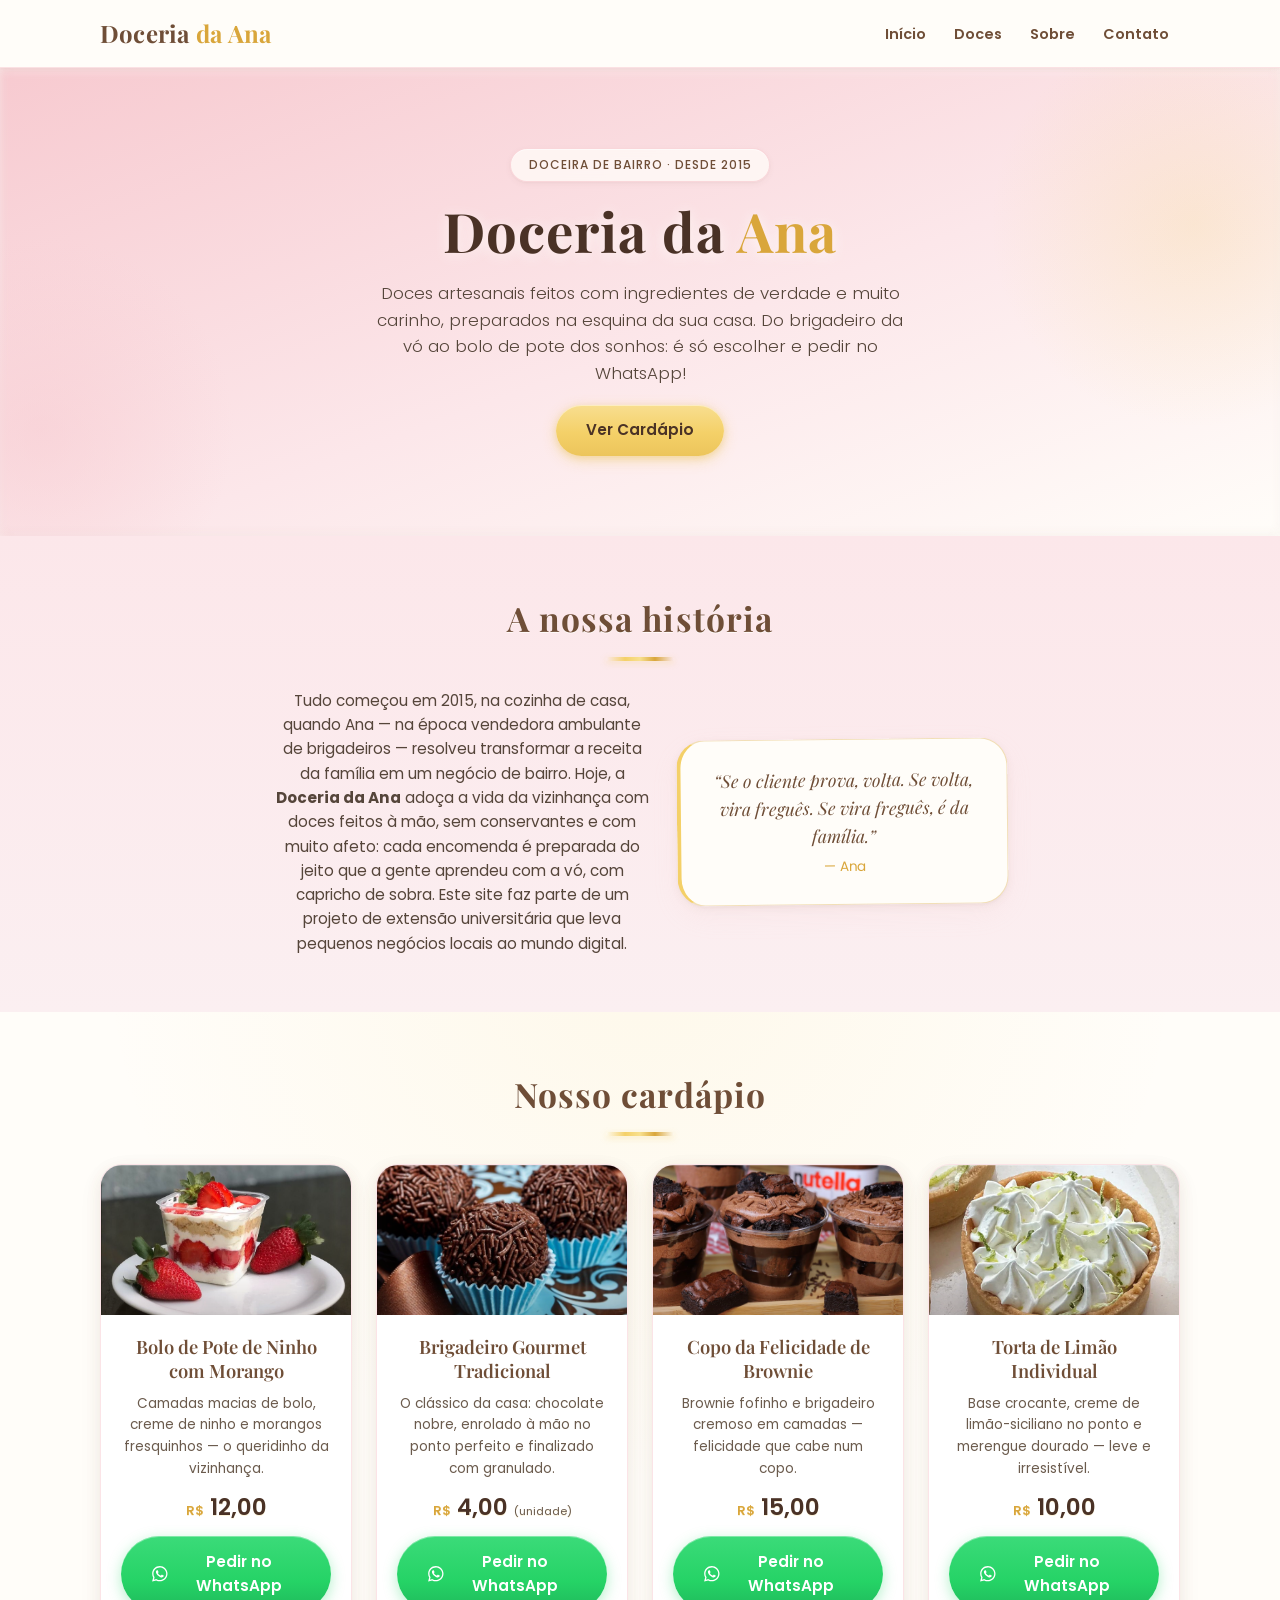
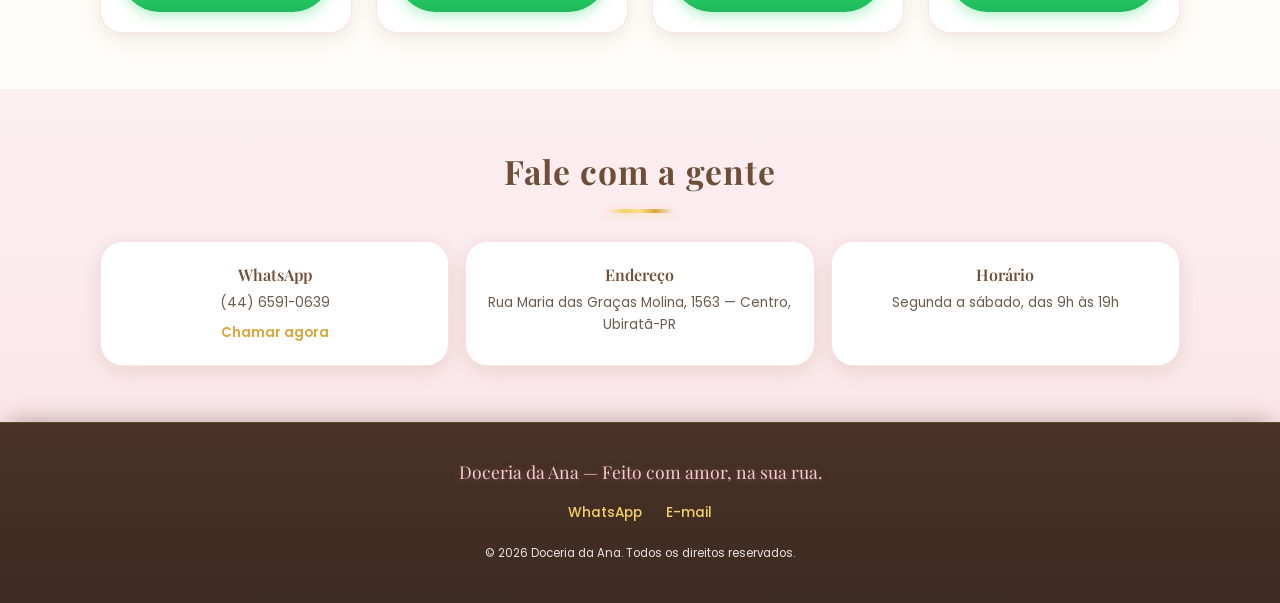
<file: index.html>
<!DOCTYPE html>
<!-- ============================================================================
  VITRINE DIGITAL | DOCERIA DA ANA
  - Marcação semântica: header, main, section, article, footer
  - Acessibilidade: aria-labels, hierarquia de títulos, links descritivos
  - Links wa.me com mensagens personalizadas (URL Encoding) por produto
============================================================================ -->
<html lang="pt-BR">
<head>
    <!-- Codificação UTF-8: garante a renderização correta de acentos -->
    <meta charset="UTF-8">

    <!-- Viewport: habilita o layout responsivo em smartphones e tablets -->
    <meta name="viewport" content="width=device-width, initial-scale=1.0">

    <!-- SEO básico: título e descrição exibidos nos buscadores -->
    <title>Doceria da Ana — Doces artesanais feitos com amor</title>
    <meta name="description" content="Doceria de bairro com doces artesanais: bolo de pote, brigadeiro gourmet, copo da felicidade e torta de limão. Peça pelo WhatsApp e receba em casa.">

    <!-- Open Graph: pré-visualização amigável ao compartilhar em redes sociais -->
    <meta property="og:title" content="Doceria da Ana — Doces artesanais">
    <meta property="og:description" content="Doces feitos à mão, com carinho de quem vive de adoçar o seu dia.">
    <meta property="og:type" content="website">

    <!-- Cor da barra de endereço em navegadores móveis -->
    <meta name="theme-color" content="#F7CAD0">

    <!-- Fontes do Google: Playfair Display (títulos) + Poppins (textos) -->
    <link rel="preconnect" href="https://fonts.googleapis.com">
    <link rel="preconnect" href="https://fonts.gstatic.com" crossorigin>
    <link href="https://fonts.googleapis.com/css2?family=Playfair+Display:wght@600;700&family=Poppins:wght@300;400;500;600&display=swap" rel="stylesheet">

    <!-- Folha de estilos com design responsivo mobile-first -->
    <link rel="stylesheet" href="style.css">
</head>
<body>

    <!-- ================= CABEÇALHO ================= -->
    <header class="cabecalho">
        <div class="container cabecalho__container">

            <!-- Logotipo em texto estilizado (dispensa arquivos de imagem) -->
            <a href="#inicio" class="cabecalho__logo" aria-label="Doceria da Ana — voltar ao início">Doceria <span>da Ana</span></a>

            <!-- Menu de navegação principal -->
            <nav class="nav" aria-label="Navegação principal">
                <ul class="nav__lista">
                    <li><a class="nav__link" href="#inicio">Início</a></li>
                    <li><a class="nav__link" href="#cardapio">Doces</a></li>
                    <li><a class="nav__link" href="#sobre">Sobre</a></li>
                    <li><a class="nav__link" href="#contato">Contato</a></li>
                </ul>
            </nav>
        </div>
    </header>

    <main>
        <!-- ================= SEÇÃO HERO ================= -->
        <section id="inicio" class="hero">
            <div class="container hero__conteudo">

                <!-- Selo de diferenciação do negócio local -->
                <p class="hero__selo">Doceira de bairro &middot; desde 2015</p>

                <!-- Título de boas-vindas marcante -->
                <h1 class="hero__titulo">Doceria da <span class="hero__destaque">Ana</span></h1>

                <!-- Descrição rápida do negócio -->
                <p class="hero__descricao">
                    Doces artesanais feitos com ingredientes de verdade e muito carinho,
                    preparados na esquina da sua casa. Do brigadeiro da vó ao bolo de pote
                    dos sonhos: é só escolher e pedir no WhatsApp!
                </p>

                <!-- Chamada para ação (CTA): leva direto à vitrine -->
                <a class="btn btn--mel" href="#cardapio">Ver Cardápio</a>
            </div>
        </section>

        <!-- ================= SEÇÃO SOBRE ================= -->
        <section id="sobre" class="sobre">
            <div class="container">

                <h2 class="titulo-secao">A nossa história</h2>

                <div class="sobre__grid">
                    <p class="sobre__texto">
                        Tudo começou em 2015, na cozinha de casa, quando Ana — na época vendedora
                        ambulante de brigadeiros — resolveu transformar a receita da família em um
                        negócio de bairro. Hoje, a <strong>Doceria da Ana</strong> adoça a vida da
                        vizinhança com doces feitos à mão, sem conservantes e com muito afeto:
                        cada encomenda é preparada do jeito que a gente aprendeu com a vó, com
                        capricho de sobra. Este site faz parte de um projeto de extensão
                        universitária que leva pequenos negócios locais ao mundo digital.
                    </p>

                    <blockquote class="sobre__cita">
                        &ldquo;Se o cliente prova, volta. Se volta, vira freguês.
                        Se vira freguês, é da família.&rdquo; <cite>— Ana</cite>
                    </blockquote>
                </div>
            </div>
        </section>

        <!-- ================= SEÇÃO CARDÁPIO ================= -->
        <section id="cardapio" class="cardapio">
            <div class="container">

                <h2 class="titulo-secao">Nosso cardápio</h2>

                <!-- Grid de produtos: cada produto é um <article> semântico -->
                <div class="cardapio__grid">

                    <!-- ---------- Produto 1 ---------- -->
                    <article class="card">
                        <div class="card__imagem card__imagem--ninho" role="img"
                             aria-label="Bolo de Pote de Ninho com Morango"></div>
                        <div class="card__conteudo">
                            <h3 class="card__titulo">Bolo de Pote de Ninho com Morango</h3>
                            <p class="card__descricao">Camadas macias de bolo, creme de ninho e morangos fresquinhos — o queridinho da vizinhança.</p>
                            <p class="card__preco"><small>R$</small> 12,00</p>
                            <!-- Link wa.me com mensagem personalizada (URL Encoding) -->
                            <a class="btn btn--whatsapp"
                               href="https://wa.me/554465910639?text=Ol%C3%A1%2C%20Ana%21%20Gostaria%20de%20encomendar%20o%20Bolo%20de%20Pote%20de%20Ninho%20com%20Morango%20%28R%24%2012%2C00%29%20que%20vi%20na%20sua%20Vitrine%20Digital%21"
                               target="_blank" rel="noopener noreferrer"
                               aria-label="Pedir Bolo de Pote de Ninho com Morango no WhatsApp">
                                <svg class="btn__icone" viewBox="0 0 448 512" fill="currentColor" aria-hidden="true">
                                    <path d="M380.9 97.1C339 55.1 283.2 32 223.9 32c-122.4 0-222 99.6-222 222 0 39.1 10.2 77.3 29.6 111L0 480l117.7-30.9c32.4 17.7 68.9 27 106.1 27h.1c122.3 0 224.1-99.6 224.1-222 0-59.3-25.2-115-67.1-157zm-157 341.6c-33.2 0-65.7-8.9-94-25.7l-6.7-4-69.8 18.3L72 359.2l-4.4-7c-18.5-29.4-28.2-63.3-28.2-98.2 0-101.7 82.8-184.5 184.6-184.5 49.3 0 95.6 19.2 130.4 54.1 34.8 34.9 56.2 81.2 56.1 130.5 0 101.8-84.9 184.6-186.6 184.6zm101.2-138.2c-5.5-2.8-32.8-16.2-37.9-18-5.1-1.9-8.8-2.8-12.5 2.8-3.7 5.6-14.3 18-17.6 21.8-3.2 3.7-6.5 4.2-12 1.4-32.6-16.3-54-29.1-75.5-66-5.7-9.8 5.7-9.1 16.3-30.3 1.8-3.7.9-6.9-.5-9.7-1.4-2.8-12.5-30.1-17.1-41.2-4.5-10.8-9.1-9.3-12.5-9.5-3.2-.2-6.9-.2-10.6-.2-3.7 0-9.7 1.4-14.8 6.9-5.1 5.6-19.4 19-19.4 46.3 0 27.3 19.9 53.7 22.6 57.4 2.8 3.7 39.1 59.7 94.8 83.8 35.2 15.2 49 16.5 66.6 13.9 10.7-1.6 32.8-13.4 37.4-26.4 4.6-13 4.6-24.1 3.2-26.4-1.3-2.5-5-3.9-10.5-6.6z"/>
                                </svg>
                                Pedir no WhatsApp
                            </a>
                        </div>
                    </article>

                    <!-- ---------- Produto 2 ---------- -->
                    <article class="card">
                        <div class="card__imagem card__imagem--brigadeiro" role="img"
                             aria-label="Brigadeiro Gourmet Tradicional"></div>
                        <div class="card__conteudo">
                            <h3 class="card__titulo">Brigadeiro Gourmet Tradicional</h3>
                            <p class="card__descricao">O clássico da casa: chocolate nobre, enrolado à mão no ponto perfeito e finalizado com granulado.</p>
                            <p class="card__preco"><small>R$</small> 4,00 <span class="card__unidade">(unidade)</span></p>
                            <!-- Mensagem personalizada para o Brigadeiro -->
                            <a class="btn btn--whatsapp"
                               href="https://wa.me/554465910639?text=Ol%C3%A1%2C%20Ana%21%20Gostaria%20de%20encomendar%20o%20Brigadeiro%20Gourmet%20Tradicional%20%28R%24%204%2C00%20a%20unidade%29%20que%20vi%20na%20sua%20Vitrine%20Digital%21"
                               target="_blank" rel="noopener noreferrer"
                               aria-label="Pedir Brigadeiro Gourmet Tradicional no WhatsApp">
                                <svg class="btn__icone" viewBox="0 0 448 512" fill="currentColor" aria-hidden="true">
                                    <path d="M380.9 97.1C339 55.1 283.2 32 223.9 32c-122.4 0-222 99.6-222 222 0 39.1 10.2 77.3 29.6 111L0 480l117.7-30.9c32.4 17.7 68.9 27 106.1 27h.1c122.3 0 224.1-99.6 224.1-222 0-59.3-25.2-115-67.1-157zm-157 341.6c-33.2 0-65.7-8.9-94-25.7l-6.7-4-69.8 18.3L72 359.2l-4.4-7c-18.5-29.4-28.2-63.3-28.2-98.2 0-101.7 82.8-184.5 184.6-184.5 49.3 0 95.6 19.2 130.4 54.1 34.8 34.9 56.2 81.2 56.1 130.5 0 101.8-84.9 184.6-186.6 184.6zm101.2-138.2c-5.5-2.8-32.8-16.2-37.9-18-5.1-1.9-8.8-2.8-12.5 2.8-3.7 5.6-14.3 18-17.6 21.8-3.2 3.7-6.5 4.2-12 1.4-32.6-16.3-54-29.1-75.5-66-5.7-9.8 5.7-9.1 16.3-30.3 1.8-3.7.9-6.9-.5-9.7-1.4-2.8-12.5-30.1-17.1-41.2-4.5-10.8-9.1-9.3-12.5-9.5-3.2-.2-6.9-.2-10.6-.2-3.7 0-9.7 1.4-14.8 6.9-5.1 5.6-19.4 19-19.4 46.3 0 27.3 19.9 53.7 22.6 57.4 2.8 3.7 39.1 59.7 94.8 83.8 35.2 15.2 49 16.5 66.6 13.9 10.7-1.6 32.8-13.4 37.4-26.4 4.6-13 4.6-24.1 3.2-26.4-1.3-2.5-5-3.9-10.5-6.6z"/>
                                </svg>
                                Pedir no WhatsApp
                            </a>
                        </div>
                    </article>

                    <!-- ---------- Produto 3 ---------- -->
                    <article class="card">
                        <div class="card__imagem card__imagem--brownie" role="img"
                             aria-label="Copo da Felicidade de Brownie"></div>
                        <div class="card__conteudo">
                            <h3 class="card__titulo">Copo da Felicidade de Brownie</h3>
                            <p class="card__descricao">Brownie fofinho e brigadeiro cremoso em camadas — felicidade que cabe num copo.</p>
                            <p class="card__preco"><small>R$</small> 15,00</p>
                            <!-- Mensagem personalizada para o Copo da Felicidade -->
                            <a class="btn btn--whatsapp"
                               href="https://wa.me/554465910639?text=Ol%C3%A1%2C%20Ana%21%20Gostaria%20de%20encomendar%20o%20Copo%20da%20Felicidade%20de%20Brownie%20%28R%24%2015%2C00%29%20que%20vi%20na%20sua%20Vitrine%20Digital%21"
                               target="_blank" rel="noopener noreferrer"
                               aria-label="Pedir Copo da Felicidade de Brownie no WhatsApp">
                                <svg class="btn__icone" viewBox="0 0 448 512" fill="currentColor" aria-hidden="true">
                                    <path d="M380.9 97.1C339 55.1 283.2 32 223.9 32c-122.4 0-222 99.6-222 222 0 39.1 10.2 77.3 29.6 111L0 480l117.7-30.9c32.4 17.7 68.9 27 106.1 27h.1c122.3 0 224.1-99.6 224.1-222 0-59.3-25.2-115-67.1-157zm-157 341.6c-33.2 0-65.7-8.9-94-25.7l-6.7-4-69.8 18.3L72 359.2l-4.4-7c-18.5-29.4-28.2-63.3-28.2-98.2 0-101.7 82.8-184.5 184.6-184.5 49.3 0 95.6 19.2 130.4 54.1 34.8 34.9 56.2 81.2 56.1 130.5 0 101.8-84.9 184.6-186.6 184.6zm101.2-138.2c-5.5-2.8-32.8-16.2-37.9-18-5.1-1.9-8.8-2.8-12.5 2.8-3.7 5.6-14.3 18-17.6 21.8-3.2 3.7-6.5 4.2-12 1.4-32.6-16.3-54-29.1-75.5-66-5.7-9.8 5.7-9.1 16.3-30.3 1.8-3.7.9-6.9-.5-9.7-1.4-2.8-12.5-30.1-17.1-41.2-4.5-10.8-9.1-9.3-12.5-9.5-3.2-.2-6.9-.2-10.6-.2-3.7 0-9.7 1.4-14.8 6.9-5.1 5.6-19.4 19-19.4 46.3 0 27.3 19.9 53.7 22.6 57.4 2.8 3.7 39.1 59.7 94.8 83.8 35.2 15.2 49 16.5 66.6 13.9 10.7-1.6 32.8-13.4 37.4-26.4 4.6-13 4.6-24.1 3.2-26.4-1.3-2.5-5-3.9-10.5-6.6z"/>
                                </svg>
                                Pedir no WhatsApp
                            </a>
                        </div>
                    </article>

                    <!-- ---------- Produto 4 ---------- -->
                    <article class="card">
                        <div class="card__imagem card__imagem--limao" role="img"
                             aria-label="Torta de Limão Individual"></div>
                        <div class="card__conteudo">
                            <h3 class="card__titulo">Torta de Limão Individual</h3>
                            <p class="card__descricao">Base crocante, creme de limão-siciliano no ponto e merengue dourado — leve e irresistível.</p>
                            <p class="card__preco"><small>R$</small> 10,00</p>
                            <!-- Mensagem personalizada para a Torta de Limão -->
                            <a class="btn btn--whatsapp"
                               href="https://wa.me/554465910639?text=Ol%C3%A1%2C%20Ana%21%20Gostaria%20de%20encomendar%20a%20Torta%20de%20Lim%C3%A3o%20Individual%20%28R%24%2010%2C00%29%20que%20vi%20na%20sua%20Vitrine%20Digital%21"
                               target="_blank" rel="noopener noreferrer"
                               aria-label="Pedir Torta de Limão Individual no WhatsApp">
                                <svg class="btn__icone" viewBox="0 0 448 512" fill="currentColor" aria-hidden="true">
                                    <path d="M380.9 97.1C339 55.1 283.2 32 223.9 32c-122.4 0-222 99.6-222 222 0 39.1 10.2 77.3 29.6 111L0 480l117.7-30.9c32.4 17.7 68.9 27 106.1 27h.1c122.3 0 224.1-99.6 224.1-222 0-59.3-25.2-115-67.1-157zm-157 341.6c-33.2 0-65.7-8.9-94-25.7l-6.7-4-69.8 18.3L72 359.2l-4.4-7c-18.5-29.4-28.2-63.3-28.2-98.2 0-101.7 82.8-184.5 184.6-184.5 49.3 0 95.6 19.2 130.4 54.1 34.8 34.9 56.2 81.2 56.1 130.5 0 101.8-84.9 184.6-186.6 184.6zm101.2-138.2c-5.5-2.8-32.8-16.2-37.9-18-5.1-1.9-8.8-2.8-12.5 2.8-3.7 5.6-14.3 18-17.6 21.8-3.2 3.7-6.5 4.2-12 1.4-32.6-16.3-54-29.1-75.5-66-5.7-9.8 5.7-9.1 16.3-30.3 1.8-3.7.9-6.9-.5-9.7-1.4-2.8-12.5-30.1-17.1-41.2-4.5-10.8-9.1-9.3-12.5-9.5-3.2-.2-6.9-.2-10.6-.2-3.7 0-9.7 1.4-14.8 6.9-5.1 5.6-19.4 19-19.4 46.3 0 27.3 19.9 53.7 22.6 57.4 2.8 3.7 39.1 59.7 94.8 83.8 35.2 15.2 49 16.5 66.6 13.9 10.7-1.6 32.8-13.4 37.4-26.4 4.6-13 4.6-24.1 3.2-26.4-1.3-2.5-5-3.9-10.5-6.6z"/>
                                </svg>
                                Pedir no WhatsApp
                            </a>
                        </div>
                    </article>
                </div>
            </div>
        </section>

        <!-- ================= SEÇÃO CONTATO ================= -->
        <section id="contato" class="contato">
            <div class="container">

                <h2 class="titulo-secao">Fale com a gente</h2>

                <div class="contato__grid">
                    <div class="contato__item">
                        <h3>WhatsApp</h3>
                        <p>(44) 6591-0639</p>
                        <a class="contato__link" href="https://wa.me/554465910639"
                           target="_blank" rel="noopener noreferrer">Chamar agora</a>
                    </div>

                    <div class="contato__item">
                        <h3>Endereço</h3>
                        <p>Rua Maria das Graças Molina, 1563 — Centro, Ubiratã-PR</p>
                    </div>

                    <div class="contato__item">
                        <h3>Horário</h3>
                        <p>Segunda a sábado, das 9h às 19h</p>
                    </div>

                </div>
            </div>
        </section>
    </main>

    <!-- ================= RODAPÉ ================= -->
    <footer class="rodape">
        <div class="container">

            <p class="rodape__marca">Doceria da Ana — Feito com amor, na sua rua.</p>

            <!-- Links de contato rápidos -->
            <nav class="rodape__links" aria-label="Links de contato rápidos">
                <a href="https://wa.me/554465910639" target="_blank" rel="noopener noreferrer">WhatsApp</a>
                <a href="mailto:confeiteira.descomplicada@gmail.com">E-mail</a>
            </nav>

            <!-- Direitos autorais -->
            <p class="rodape__nota">&copy; 2026 Doceria da Ana. Todos os direitos reservados.</p>
        </div>
    </footer>

</body>
</html>
</file>
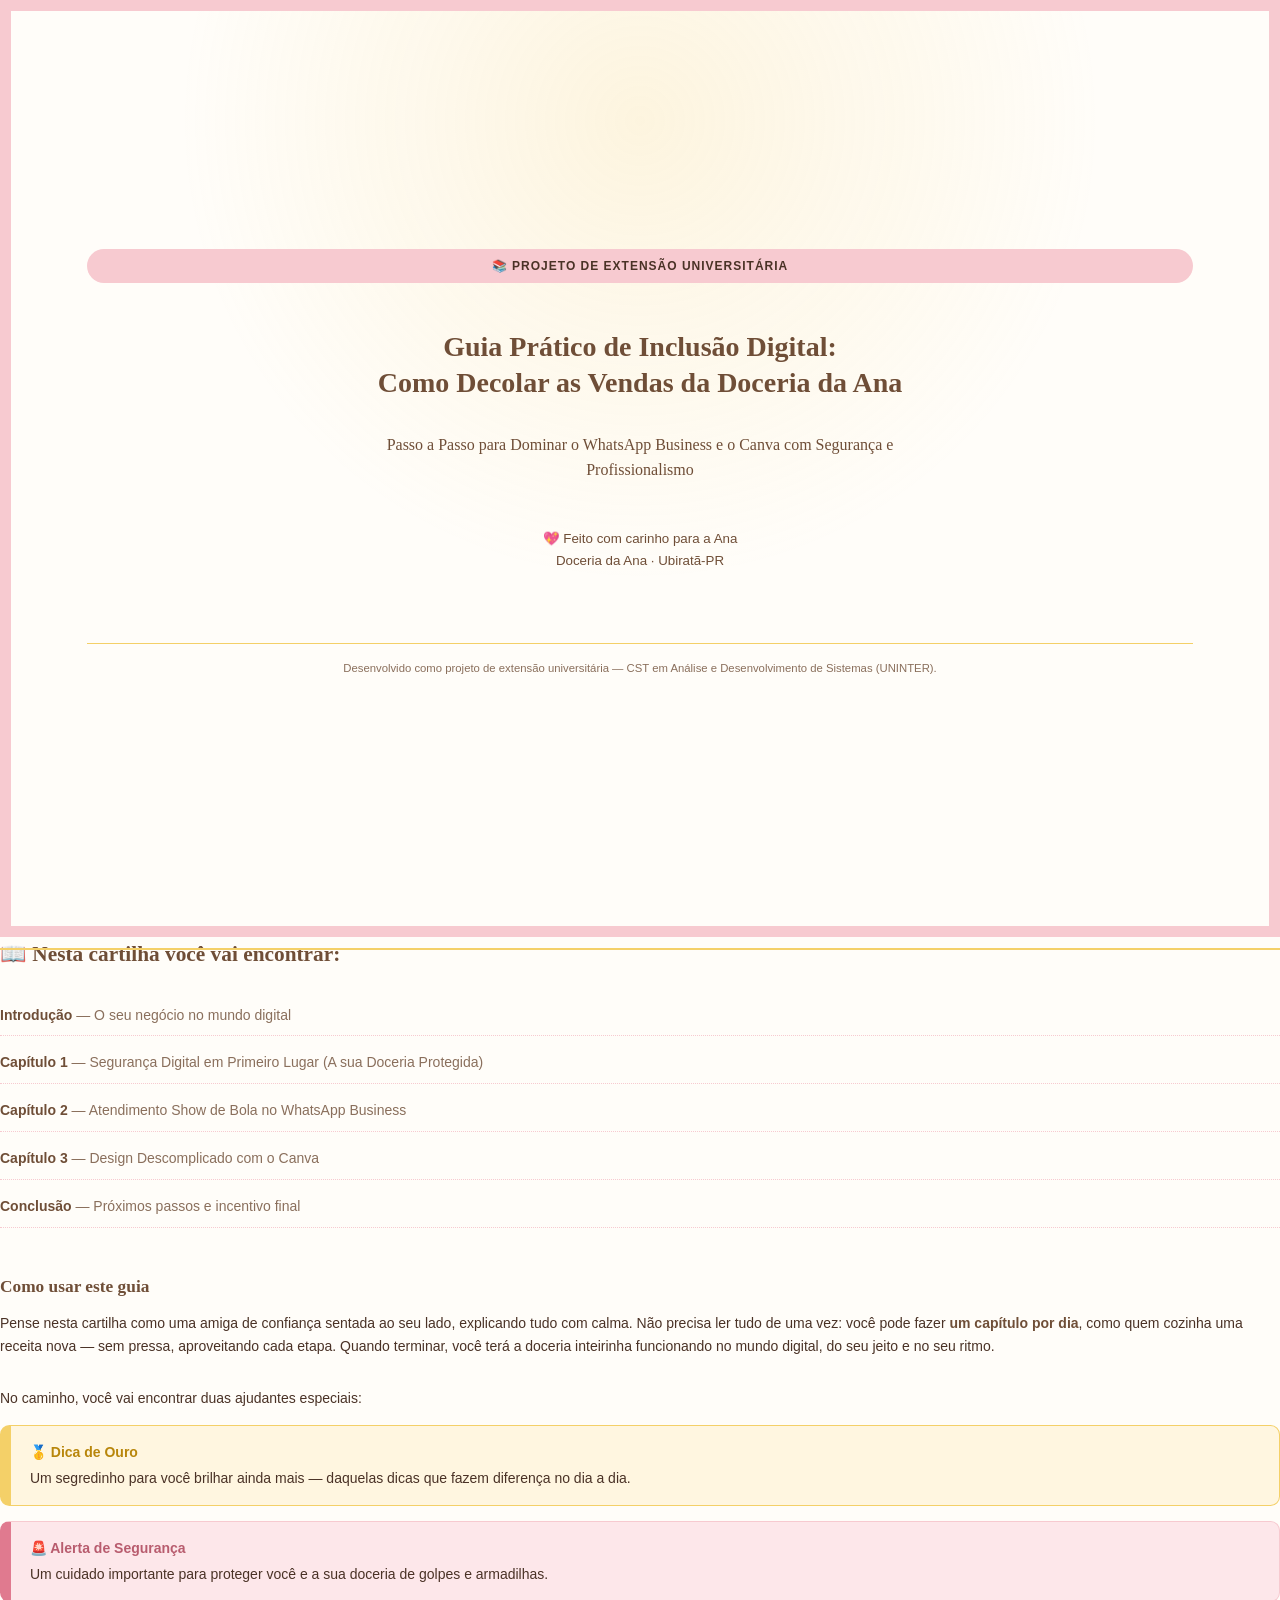
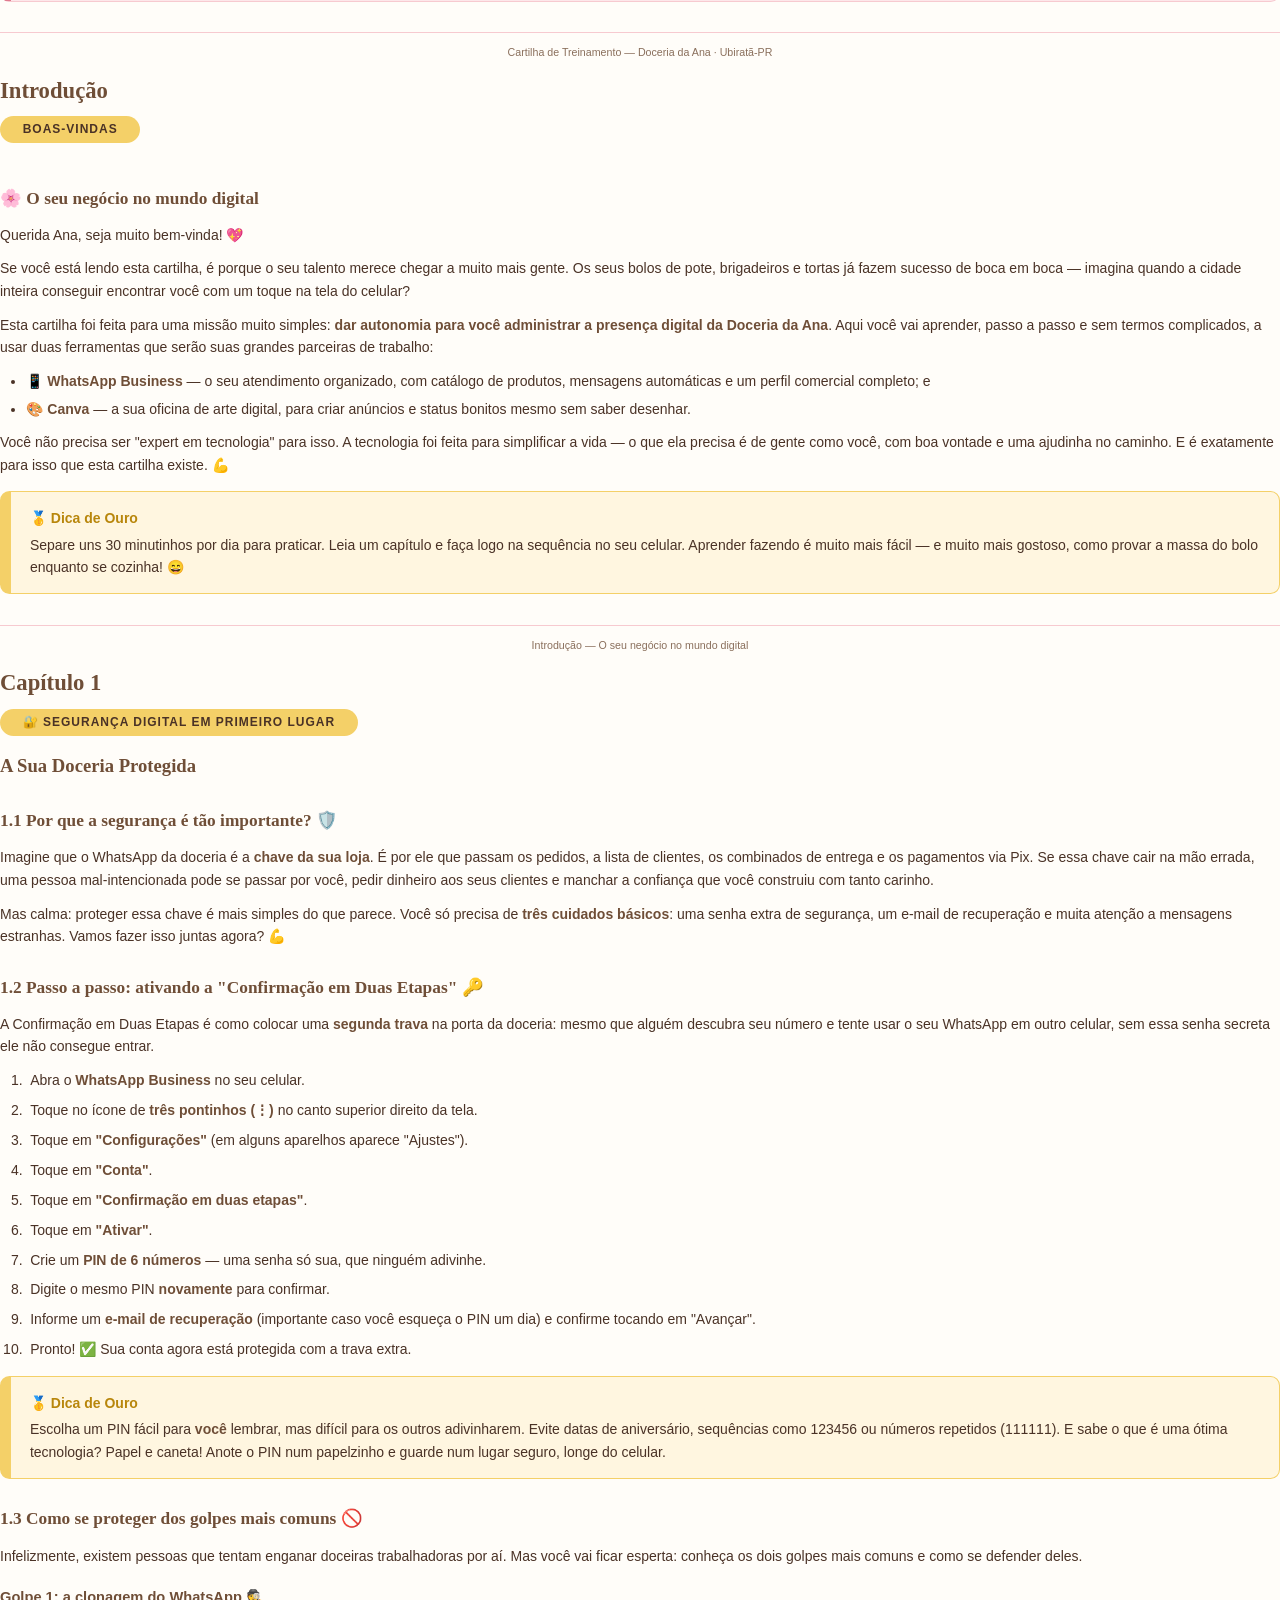
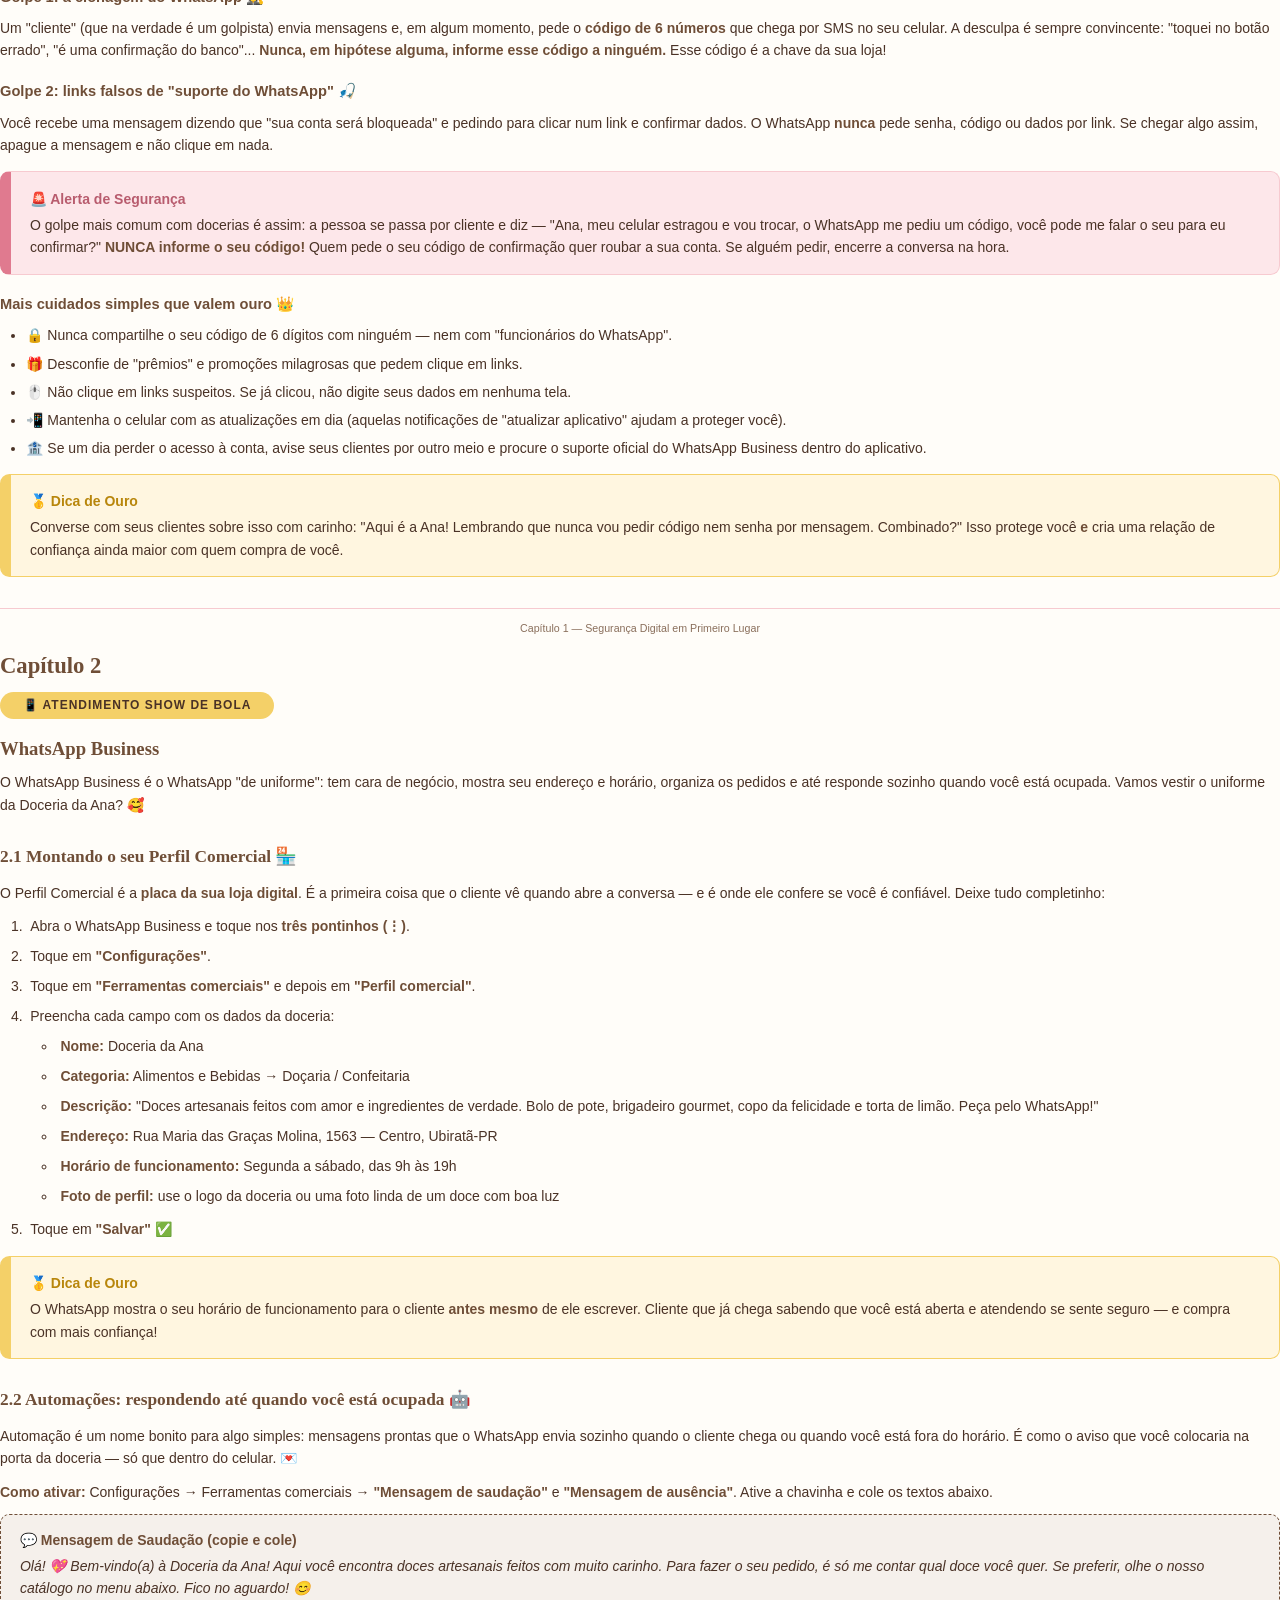
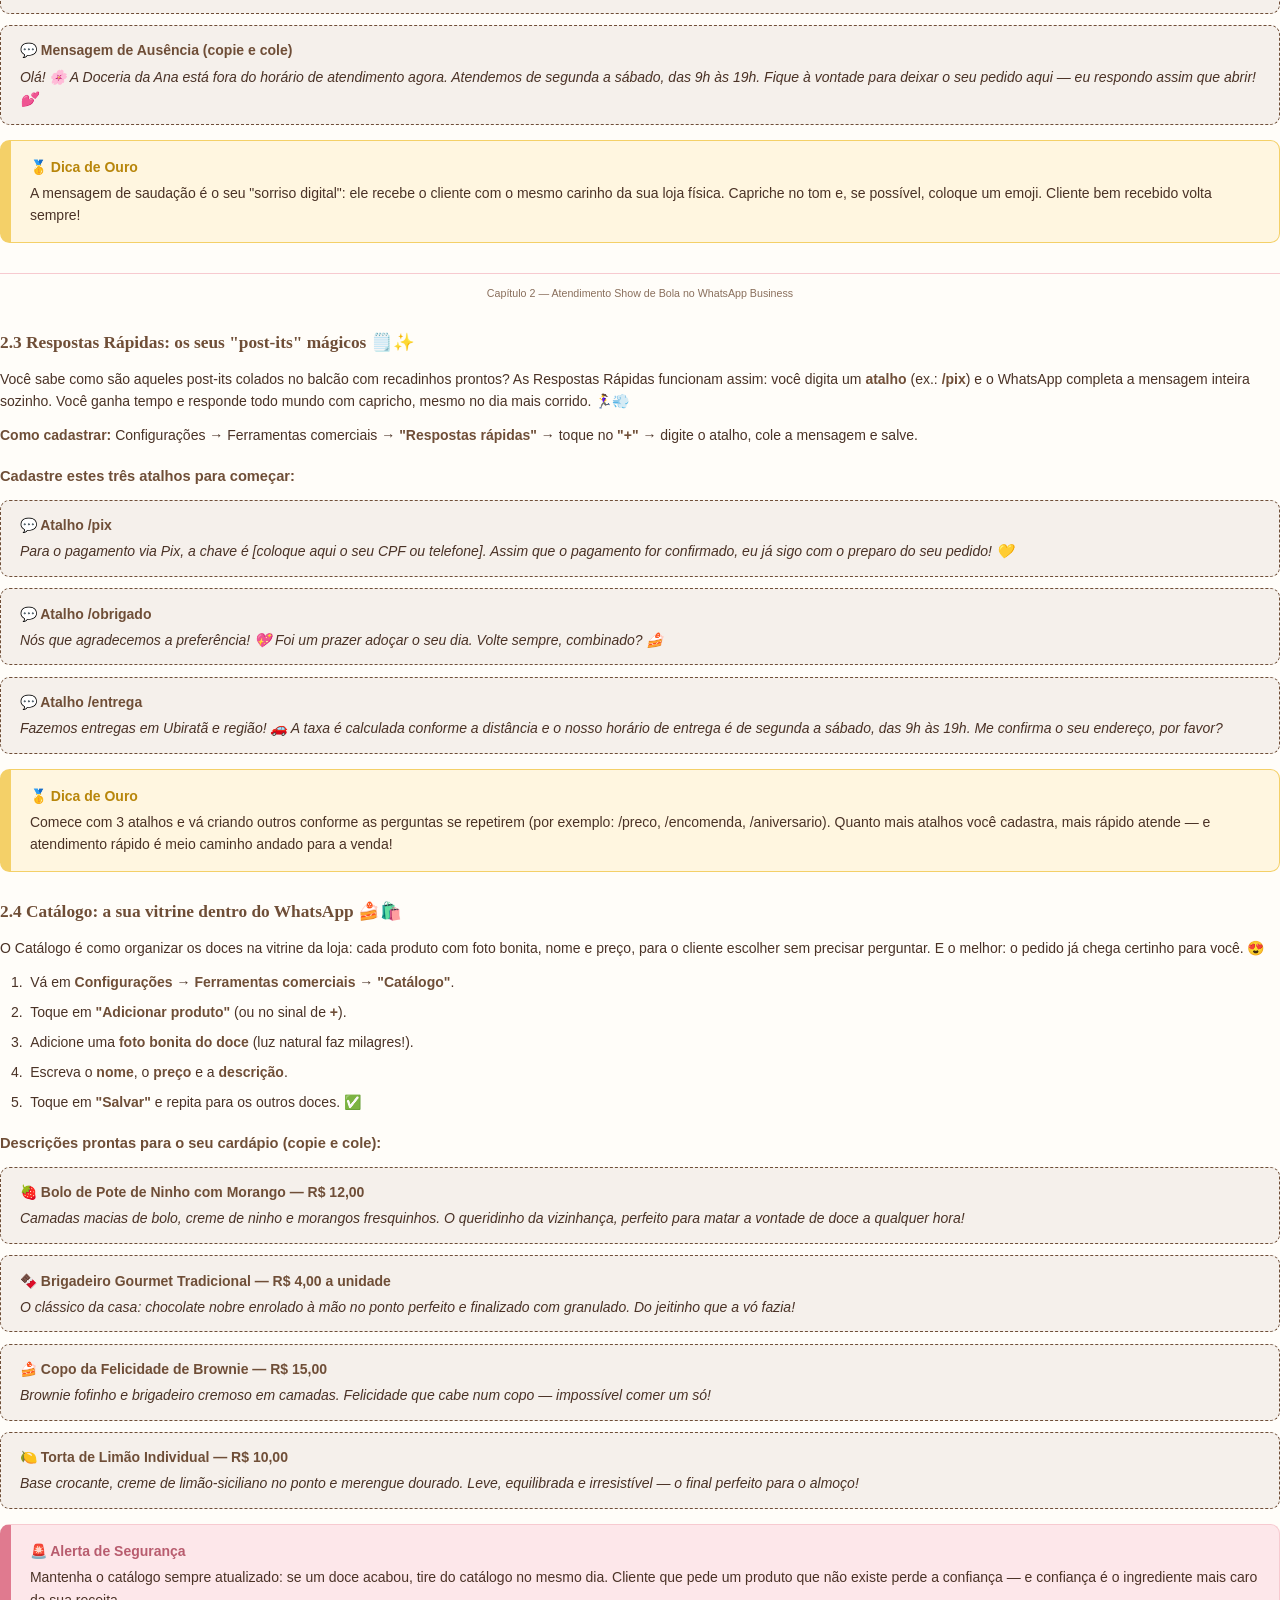
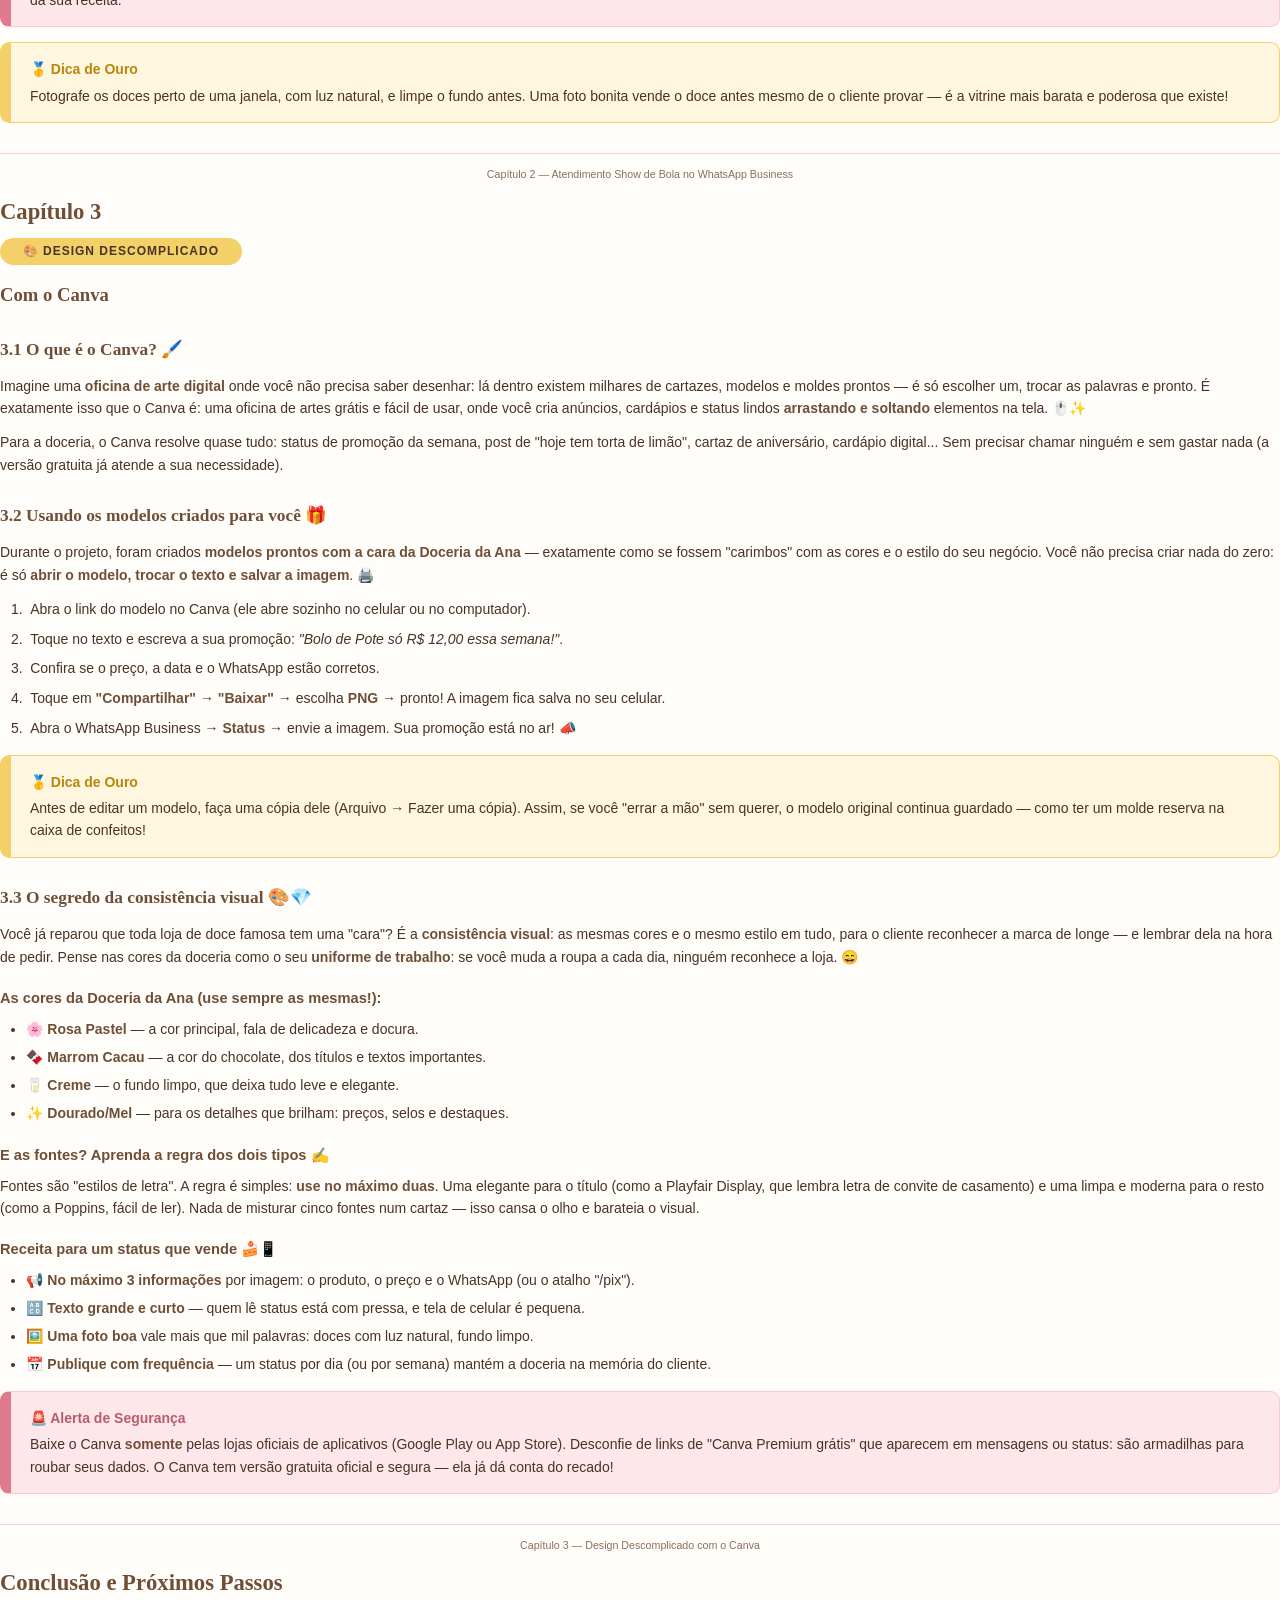
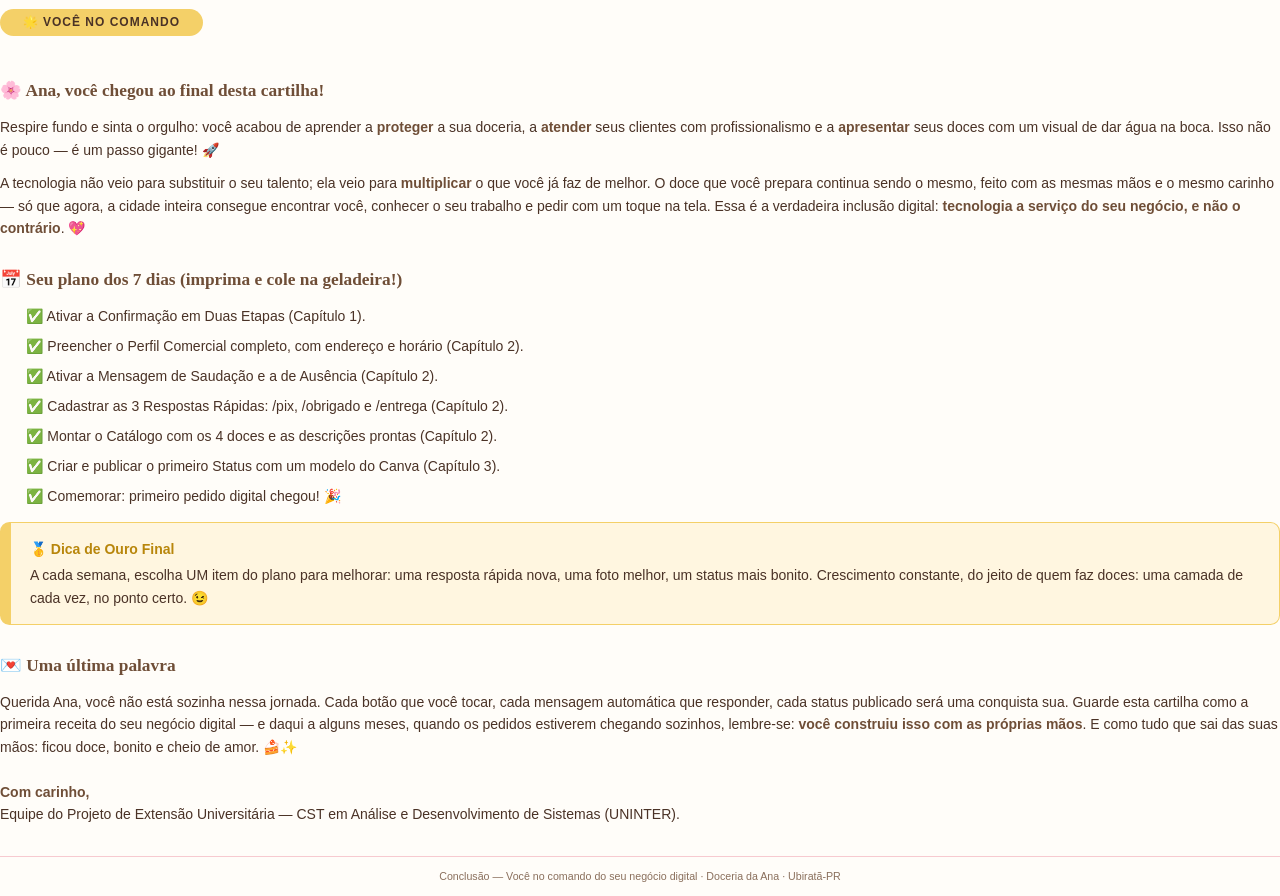
<file: cartilha.html>
<!DOCTYPE html>
<html lang="pt-BR">
<head>
<meta charset="UTF-8">
<title>Guia Prático de Inclusão Digital — Doceria da Ana</title>
<style>
    /* ============================================================
       CARTILHA DE TREINAMENTO — DOCERIA DA ANA
       Identidade visual: Rosa Pastel, Marrom Cacau e Toques Dourados
       Formato A4 para impressão / conversão em PDF
       ============================================================ */

    @page {
        size: A4;
        margin: 16mm 14mm 18mm 14mm;
    }

    * { margin: 0; padding: 0; box-sizing: border-box; }

    body {
        font-family: 'Segoe UI', 'Arial', sans-serif;
        font-size: 10.5pt;
        line-height: 1.6;
        color: #4A3226;
        background: #FFFDF9;
    }

    /* ---------- Capa ---------- */
    .capa {
        height: 248mm;
        display: flex;
        flex-direction: column;
        justify-content: center;
        text-align: center;
        padding: 20mm;
        border: 3mm solid #F7CAD0;
        outline: 0.6mm solid #F4D068;
        outline-offset: 3mm;
        background:
            radial-gradient(circle at 50% 12%, rgba(244, 208, 104, 0.18) 0%, transparent 45%),
            #FFFDF9;
        page-break-after: always;
    }
    .capa .selo {
        display: inline-block;
        background: #F7CAD0;
        color: #4A3226;
        border-radius: 999px;
        padding: 2mm 8mm;
        font-weight: 600;
        font-size: 9pt;
        letter-spacing: 1px;
        text-transform: uppercase;
        margin-bottom: 12mm;
    }
    .capa h1 {
        font-family: Georgia, 'Times New Roman', serif;
        font-size: 21pt;
        line-height: 1.3;
        color: #6F4E37;
        margin-bottom: 8mm;
    }
    .capa h2 {
        font-size: 12pt;
        font-weight: 400;
        color: #6F4E37;
        max-width: 150mm;
        margin: 0 auto 12mm;
    }
    .capa .assina {
        font-size: 10pt;
        color: #6F4E37;
    }
    .capa .rodape-capa {
        margin-top: 16mm;
        font-size: 8.5pt;
        color: #8A6F5C;
        border-top: 0.4mm solid #F4D068;
        padding-top: 4mm;
    }

    /* ---------- Páginas ---------- */
    .pagina {
        page-break-after: always;
    }

    h1.capitulo {
        font-family: Georgia, 'Times New Roman', serif;
        font-size: 17pt;
        color: #6F4E37;
        margin: 0 0 2mm;
    }
    .capitulo-numero {
        display: inline-block;
        background: #F4D068;
        color: #4A3226;
        font-size: 9pt;
        font-weight: 700;
        letter-spacing: 1px;
        text-transform: uppercase;
        border-radius: 999px;
        padding: 1mm 6mm;
        margin-bottom: 4mm;
    }
    h2 {
        font-family: Georgia, 'Times New Roman', serif;
        font-size: 13pt;
        color: #6F4E37;
        margin: 7mm 0 3mm;
    }
    h3 {
        font-size: 11pt;
        color: #6F4E37;
        margin: 5mm 0 2mm;
    }
    p { margin: 0 0 3mm; }
    strong { color: #6F4E37; }

    ul, ol { margin: 0 0 3mm 7mm; }
    li { margin-bottom: 1.5mm; }

    /* ---------- Caixas de destaque ---------- */
    .dica {
        background: #FFF6E0;
        border: 0.5mm solid #F4D068;
        border-left: 3mm solid #F4D068;
        border-radius: 2.5mm;
        padding: 4mm 5mm;
        margin: 4mm 0;
        page-break-inside: avoid;
    }
    .dica .rotulo {
        font-weight: 700;
        color: #B8860B;
        display: block;
        margin-bottom: 1mm;
    }
    .alerta {
        background: #FDE7EA;
        border: 0.5mm solid #F7CAD0;
        border-left: 3mm solid #E07A8F;
        border-radius: 2.5mm;
        padding: 4mm 5mm;
        margin: 4mm 0;
        page-break-inside: avoid;
    }
    .alerta .rotulo {
        font-weight: 700;
        color: #B85C6E;
        display: block;
        margin-bottom: 1mm;
    }

    /* ---------- Caixas de "copiar e colar" ---------- */
    .copiar {
        background: #F5F0EB;
        border: 0.4mm dashed #6F4E37;
        border-radius: 2.5mm;
        padding: 3.5mm 5mm;
        margin: 3mm 0;
        font-style: italic;
        page-break-inside: avoid;
    }
    .copiar .rotulo {
        font-style: normal;
        font-weight: 700;
        color: #6F4E37;
        display: block;
        margin-bottom: 1mm;
    }

    /* ---------- Passo a passo ---------- */
    .passos li {
        margin-bottom: 2mm;
        padding-left: 1mm;
    }

    /* ---------- Sumário ---------- */
    .sumario h1 {
        font-family: Georgia, 'Times New Roman', serif;
        font-size: 16pt;
        color: #6F4E37;
        margin-bottom: 6mm;
    }
    .sumario ol { list-style: none; margin: 0; }
    .sumario li {
        padding: 2.5mm 0;
        border-bottom: 0.3mm dotted #F7CAD0;
        font-weight: 600;
        color: #6F4E37;
    }
    .sumario li span { font-weight: 400; color: #8A6F5C; }

    /* ---------- Checklist final ---------- */
    .checklist li { list-style: none; margin-bottom: 2mm; }
    .checklist li::before { content: "✅ "; }

    .rodape-pagina {
        margin-top: 8mm;
        padding-top: 3mm;
        border-top: 0.3mm solid #F7CAD0;
        font-size: 8pt;
        color: #8A6F5C;
        text-align: center;
    }
</style>
</head>
<body>

<!-- ==================== CAPA ==================== -->
<section class="capa">
    <span class="selo">📚 Projeto de Extensão Universitária</span>
    <h1>Guia Prático de Inclusão Digital:<br>Como Decolar as Vendas da Doceria da Ana</h1>
    <h2>Passo a Passo para Dominar o WhatsApp Business e o Canva com Segurança e Profissionalismo</h2>
    <p class="assina">💖 Feito com carinho para a Ana<br>Doceria da Ana · Ubiratã-PR</p>
    <p class="rodape-capa">Desenvolvido como projeto de extensão universitária — CST em Análise e Desenvolvimento de Sistemas (UNINTER).</p>
</section>

<!-- ==================== SUMÁRIO ==================== -->
<section class="pagina sumario">
    <h1>📖 Nesta cartilha você vai encontrar:</h1>
    <ol>
        <li>Introdução <span>— O seu negócio no mundo digital</span></li>
        <li>Capítulo 1 <span>— Segurança Digital em Primeiro Lugar (A sua Doceria Protegida)</span></li>
        <li>Capítulo 2 <span>— Atendimento Show de Bola no WhatsApp Business</span></li>
        <li>Capítulo 3 <span>— Design Descomplicado com o Canva</span></li>
        <li>Conclusão <span>— Próximos passos e incentivo final</span></li>
    </ol>

    <h2 style="margin-top:12mm">Como usar este guia</h2>
    <p>Pense nesta cartilha como uma amiga de confiança sentada ao seu lado, explicando tudo com calma. Não precisa ler tudo de uma vez: você pode fazer <strong>um capítulo por dia</strong>, como quem cozinha uma receita nova — sem pressa, aproveitando cada etapa. Quando terminar, você terá a doceria inteirinha funcionando no mundo digital, do seu jeito e no seu ritmo.</p>

    <p style="margin-top:8mm">No caminho, você vai encontrar duas ajudantes especiais:</p>
    <div class="dica"><span class="rotulo">🥇 Dica de Ouro</span>Um segredinho para você brilhar ainda mais — daquelas dicas que fazem diferença no dia a dia.</div>
    <div class="alerta"><span class="rotulo">🚨 Alerta de Segurança</span>Um cuidado importante para proteger você e a sua doceria de golpes e armadilhas.</div>

    <p class="rodape-pagina">Cartilha de Treinamento — Doceria da Ana · Ubiratã-PR</p>
</section>

<!-- ==================== INTRODUÇÃO ==================== -->
<section class="pagina">
    <h1 class="capitulo">Introdução</h1>
    <span class="capitulo-numero">Boas-vindas</span>

    <h2>🌸 O seu negócio no mundo digital</h2>

    <p>Querida Ana, seja muito bem-vinda! 💖</p>

    <p>Se você está lendo esta cartilha, é porque o seu talento merece chegar a muito mais gente. Os seus bolos de pote, brigadeiros e tortas já fazem sucesso de boca em boca — imagina quando a cidade inteira conseguir encontrar você com um toque na tela do celular?</p>

    <p>Esta cartilha foi feita para uma missão muito simples: <strong>dar autonomia para você administrar a presença digital da Doceria da Ana</strong>. Aqui você vai aprender, passo a passo e sem termos complicados, a usar duas ferramentas que serão suas grandes parceiras de trabalho:</p>

    <ul>
        <li>📱 <strong>WhatsApp Business</strong> — o seu atendimento organizado, com catálogo de produtos, mensagens automáticas e um perfil comercial completo; e</li>
        <li>🎨 <strong>Canva</strong> — a sua oficina de arte digital, para criar anúncios e status bonitos mesmo sem saber desenhar.</li>
    </ul>

    <p>Você não precisa ser "expert em tecnologia" para isso. A tecnologia foi feita para simplificar a vida — o que ela precisa é de gente como você, com boa vontade e uma ajudinha no caminho. E é exatamente para isso que esta cartilha existe. 💪</p>

    <div class="dica">
        <span class="rotulo">🥇 Dica de Ouro</span>
        Separe uns 30 minutinhos por dia para praticar. Leia um capítulo e faça logo na sequência no seu celular. Aprender fazendo é muito mais fácil — e muito mais gostoso, como provar a massa do bolo enquanto se cozinha! 😄
    </div>

    <p class="rodape-pagina">Introdução — O seu negócio no mundo digital</p>
</section>

<!-- ==================== CAPÍTULO 1 ==================== -->
<section class="pagina">
    <h1 class="capitulo">Capítulo 1</h1>
    <span class="capitulo-numero">🔐 Segurança Digital em Primeiro Lugar</span>
    <h1 class="capitulo" style="font-size:14pt">A Sua Doceria Protegida</h1>

    <h2>1.1 Por que a segurança é tão importante? 🛡️</h2>
    <p>Imagine que o WhatsApp da doceria é a <strong>chave da sua loja</strong>. É por ele que passam os pedidos, a lista de clientes, os combinados de entrega e os pagamentos via Pix. Se essa chave cair na mão errada, uma pessoa mal-intencionada pode se passar por você, pedir dinheiro aos seus clientes e manchar a confiança que você construiu com tanto carinho.</p>
    <p>Mas calma: proteger essa chave é mais simples do que parece. Você só precisa de <strong>três cuidados básicos</strong>: uma senha extra de segurança, um e-mail de recuperação e muita atenção a mensagens estranhas. Vamos fazer isso juntas agora? 💪</p>

    <h2>1.2 Passo a passo: ativando a "Confirmação em Duas Etapas" 🔑</h2>
    <p>A Confirmação em Duas Etapas é como colocar uma <strong>segunda trava</strong> na porta da doceria: mesmo que alguém descubra seu número e tente usar o seu WhatsApp em outro celular, sem essa senha secreta ele não consegue entrar.</p>

    <ol class="passos">
        <li>Abra o <strong>WhatsApp Business</strong> no seu celular.</li>
        <li>Toque no ícone de <strong>três pontinhos (⋮)</strong> no canto superior direito da tela.</li>
        <li>Toque em <strong>"Configurações"</strong> (em alguns aparelhos aparece "Ajustes").</li>
        <li>Toque em <strong>"Conta"</strong>.</li>
        <li>Toque em <strong>"Confirmação em duas etapas"</strong>.</li>
        <li>Toque em <strong>"Ativar"</strong>.</li>
        <li>Crie um <strong>PIN de 6 números</strong> — uma senha só sua, que ninguém adivinhe.</li>
        <li>Digite o mesmo PIN <strong>novamente</strong> para confirmar.</li>
        <li>Informe um <strong>e-mail de recuperação</strong> (importante caso você esqueça o PIN um dia) e confirme tocando em "Avançar".</li>
        <li>Pronto! ✅ Sua conta agora está protegida com a trava extra.</li>
    </ol>

    <div class="dica">
        <span class="rotulo">🥇 Dica de Ouro</span>
        Escolha um PIN fácil para <strong>você</strong> lembrar, mas difícil para os outros adivinharem. Evite datas de aniversário, sequências como 123456 ou números repetidos (111111). E sabe o que é uma ótima tecnologia? Papel e caneta! Anote o PIN num papelzinho e guarde num lugar seguro, longe do celular.
    </div>

    <h2>1.3 Como se proteger dos golpes mais comuns 🚫</h2>
    <p>Infelizmente, existem pessoas que tentam enganar doceiras trabalhadoras por aí. Mas você vai ficar esperta: conheça os dois golpes mais comuns e como se defender deles.</p>

    <h3>Golpe 1: a clonagem do WhatsApp 🕵️</h3>
    <p>Um "cliente" (que na verdade é um golpista) envia mensagens e, em algum momento, pede o <strong>código de 6 números</strong> que chega por SMS no seu celular. A desculpa é sempre convincente: "toquei no botão errado", "é uma confirmação do banco"... <strong>Nunca, em hipótese alguma, informe esse código a ninguém.</strong> Esse código é a chave da sua loja!</p>

    <h3>Golpe 2: links falsos de "suporte do WhatsApp" 🎣</h3>
    <p>Você recebe uma mensagem dizendo que "sua conta será bloqueada" e pedindo para clicar num link e confirmar dados. O WhatsApp <strong>nunca</strong> pede senha, código ou dados por link. Se chegar algo assim, apague a mensagem e não clique em nada.</p>

    <div class="alerta">
        <span class="rotulo">🚨 Alerta de Segurança</span>
        O golpe mais comum com docerias é assim: a pessoa se passa por cliente e diz — "Ana, meu celular estragou e vou trocar, o WhatsApp me pediu um código, você pode me falar o seu para eu confirmar?" <strong>NUNCA informe o seu código!</strong> Quem pede o seu código de confirmação quer roubar a sua conta. Se alguém pedir, encerre a conversa na hora.
    </div>

    <h3>Mais cuidados simples que valem ouro 👑</h3>
    <ul>
        <li>🔒 Nunca compartilhe o seu código de 6 dígitos com ninguém — nem com "funcionários do WhatsApp".</li>
        <li>🎁 Desconfie de "prêmios" e promoções milagrosas que pedem clique em links.</li>
        <li>🖱️ Não clique em links suspeitos. Se já clicou, não digite seus dados em nenhuma tela.</li>
        <li>📲 Mantenha o celular com as atualizações em dia (aquelas notificações de "atualizar aplicativo" ajudam a proteger você).</li>
        <li>🏦 Se um dia perder o acesso à conta, avise seus clientes por outro meio e procure o suporte oficial do WhatsApp Business dentro do aplicativo.</li>
    </ul>

    <div class="dica">
        <span class="rotulo">🥇 Dica de Ouro</span>
        Converse com seus clientes sobre isso com carinho: "Aqui é a Ana! Lembrando que nunca vou pedir código nem senha por mensagem. Combinado?" Isso protege você <strong>e</strong> cria uma relação de confiança ainda maior com quem compra de você.
    </div>

    <p class="rodape-pagina">Capítulo 1 — Segurança Digital em Primeiro Lugar</p>
</section>

<!-- ==================== CAPÍTULO 2 (parte 1) ==================== -->
<section class="pagina">
    <h1 class="capitulo">Capítulo 2</h1>
    <span class="capitulo-numero">📱 Atendimento Show de Bola</span>
    <h1 class="capitulo" style="font-size:14pt">WhatsApp Business</h1>

    <p>O WhatsApp Business é o WhatsApp "de uniforme": tem cara de negócio, mostra seu endereço e horário, organiza os pedidos e até responde sozinho quando você está ocupada. Vamos vestir o uniforme da Doceria da Ana? 🥰</p>

    <h2>2.1 Montando o seu Perfil Comercial 🏪</h2>
    <p>O Perfil Comercial é a <strong>placa da sua loja digital</strong>. É a primeira coisa que o cliente vê quando abre a conversa — e é onde ele confere se você é confiável. Deixe tudo completinho:</p>

    <ol class="passos">
        <li>Abra o WhatsApp Business e toque nos <strong>três pontinhos (⋮)</strong>.</li>
        <li>Toque em <strong>"Configurações"</strong>.</li>
        <li>Toque em <strong>"Ferramentas comerciais"</strong> e depois em <strong>"Perfil comercial"</strong>.</li>
        <li>Preencha cada campo com os dados da doceria:
            <ul style="margin-top:2mm">
                <li><strong>Nome:</strong> Doceria da Ana</li>
                <li><strong>Categoria:</strong> Alimentos e Bebidas → Doçaria / Confeitaria</li>
                <li><strong>Descrição:</strong> "Doces artesanais feitos com amor e ingredientes de verdade. Bolo de pote, brigadeiro gourmet, copo da felicidade e torta de limão. Peça pelo WhatsApp!"</li>
                <li><strong>Endereço:</strong> Rua Maria das Graças Molina, 1563 — Centro, Ubiratã-PR</li>
                <li><strong>Horário de funcionamento:</strong> Segunda a sábado, das 9h às 19h</li>
                <li><strong>Foto de perfil:</strong> use o logo da doceria ou uma foto linda de um doce com boa luz</li>
            </ul>
        </li>
        <li>Toque em <strong>"Salvar"</strong> ✅</li>
    </ol>

    <div class="dica">
        <span class="rotulo">🥇 Dica de Ouro</span>
        O WhatsApp mostra o seu horário de funcionamento para o cliente <strong>antes mesmo</strong> de ele escrever. Cliente que já chega sabendo que você está aberta e atendendo se sente seguro — e compra com mais confiança!
    </div>

    <h2>2.2 Automações: respondendo até quando você está ocupada 🤖</h2>
    <p>Automação é um nome bonito para algo simples: mensagens prontas que o WhatsApp envia sozinho quando o cliente chega ou quando você está fora do horário. É como o aviso que você colocaria na porta da doceria — só que dentro do celular. 💌</p>

    <p><strong>Como ativar:</strong> Configurações → Ferramentas comerciais → <strong>"Mensagem de saudação"</strong> e <strong>"Mensagem de ausência"</strong>. Ative a chavinha e cole os textos abaixo.</p>

    <div class="copiar">
        <span class="rotulo">💬 Mensagem de Saudação (copie e cole)</span>
        Olá! 💖 Bem-vindo(a) à Doceria da Ana! Aqui você encontra doces artesanais feitos com muito carinho. Para fazer o seu pedido, é só me contar qual doce você quer. Se preferir, olhe o nosso catálogo no menu abaixo. Fico no aguardo! 😊
    </div>

    <div class="copiar">
        <span class="rotulo">💬 Mensagem de Ausência (copie e cole)</span>
        Olá! 🌸 A Doceria da Ana está fora do horário de atendimento agora. Atendemos de segunda a sábado, das 9h às 19h. Fique à vontade para deixar o seu pedido aqui — eu respondo assim que abrir! 💕
    </div>

    <div class="dica">
        <span class="rotulo">🥇 Dica de Ouro</span>
        A mensagem de saudação é o seu "sorriso digital": ele recebe o cliente com o mesmo carinho da sua loja física. Capriche no tom e, se possível, coloque um emoji. Cliente bem recebido volta sempre!
    </div>

    <p class="rodape-pagina">Capítulo 2 — Atendimento Show de Bola no WhatsApp Business</p>
</section>

<!-- ==================== CAPÍTULO 2 (parte 2) ==================== -->
<section class="pagina">
    <h2>2.3 Respostas Rápidas: os seus "post-its" mágicos 🗒️✨</h2>
    <p>Você sabe como são aqueles post-its colados no balcão com recadinhos prontos? As Respostas Rápidas funcionam assim: você digita um <strong>atalho</strong> (ex.: <strong>/pix</strong>) e o WhatsApp completa a mensagem inteira sozinho. Você ganha tempo e responde todo mundo com capricho, mesmo no dia mais corrido. 🏃‍♀️💨</p>

    <p><strong>Como cadastrar:</strong> Configurações → Ferramentas comerciais → <strong>"Respostas rápidas"</strong> → toque no <strong>"+"</strong> → digite o atalho, cole a mensagem e salve.</p>

    <h3>Cadastre estes três atalhos para começar:</h3>

    <div class="copiar">
        <span class="rotulo">💬 Atalho /pix</span>
        Para o pagamento via Pix, a chave é [coloque aqui o seu CPF ou telefone]. Assim que o pagamento for confirmado, eu já sigo com o preparo do seu pedido! 💛
    </div>

    <div class="copiar">
        <span class="rotulo">💬 Atalho /obrigado</span>
        Nós que agradecemos a preferência! 💖 Foi um prazer adoçar o seu dia. Volte sempre, combinado? 🍰
    </div>

    <div class="copiar">
        <span class="rotulo">💬 Atalho /entrega</span>
        Fazemos entregas em Ubiratã e região! 🚗 A taxa é calculada conforme a distância e o nosso horário de entrega é de segunda a sábado, das 9h às 19h. Me confirma o seu endereço, por favor?
    </div>

    <div class="dica">
        <span class="rotulo">🥇 Dica de Ouro</span>
        Comece com 3 atalhos e vá criando outros conforme as perguntas se repetirem (por exemplo: /preco, /encomenda, /aniversario). Quanto mais atalhos você cadastra, mais rápido atende — e atendimento rápido é meio caminho andado para a venda!
    </div>

    <h2>2.4 Catálogo: a sua vitrine dentro do WhatsApp 🍰🛍️</h2>
    <p>O Catálogo é como organizar os doces na vitrine da loja: cada produto com foto bonita, nome e preço, para o cliente escolher sem precisar perguntar. E o melhor: o pedido já chega certinho para você. 😍</p>

    <ol class="passos">
        <li>Vá em <strong>Configurações</strong> → <strong>Ferramentas comerciais</strong> → <strong>"Catálogo"</strong>.</li>
        <li>Toque em <strong>"Adicionar produto"</strong> (ou no sinal de <strong>+</strong>).</li>
        <li>Adicione uma <strong>foto bonita do doce</strong> (luz natural faz milagres!).</li>
        <li>Escreva o <strong>nome</strong>, o <strong>preço</strong> e a <strong>descrição</strong>.</li>
        <li>Toque em <strong>"Salvar"</strong> e repita para os outros doces. ✅</li>
    </ol>

    <h3>Descrições prontas para o seu cardápio (copie e cole):</h3>

    <div class="copiar">
        <span class="rotulo">🍓 Bolo de Pote de Ninho com Morango — R$ 12,00</span>
        Camadas macias de bolo, creme de ninho e morangos fresquinhos. O queridinho da vizinhança, perfeito para matar a vontade de doce a qualquer hora!
    </div>

    <div class="copiar">
        <span class="rotulo">🍫 Brigadeiro Gourmet Tradicional — R$ 4,00 a unidade</span>
        O clássico da casa: chocolate nobre enrolado à mão no ponto perfeito e finalizado com granulado. Do jeitinho que a vó fazia!
    </div>

    <div class="copiar">
        <span class="rotulo">🍰 Copo da Felicidade de Brownie — R$ 15,00</span>
        Brownie fofinho e brigadeiro cremoso em camadas. Felicidade que cabe num copo — impossível comer um só!
    </div>

    <div class="copiar">
        <span class="rotulo">🍋 Torta de Limão Individual — R$ 10,00</span>
        Base crocante, creme de limão-siciliano no ponto e merengue dourado. Leve, equilibrada e irresistível — o final perfeito para o almoço!
    </div>

    <div class="alerta">
        <span class="rotulo">🚨 Alerta de Segurança</span>
        Mantenha o catálogo sempre atualizado: se um doce acabou, tire do catálogo no mesmo dia. Cliente que pede um produto que não existe perde a confiança — e confiança é o ingrediente mais caro da sua receita.
    </div>

    <div class="dica">
        <span class="rotulo">🥇 Dica de Ouro</span>
        Fotografe os doces perto de uma janela, com luz natural, e limpe o fundo antes. Uma foto bonita vende o doce antes mesmo de o cliente provar — é a vitrine mais barata e poderosa que existe!
    </div>

    <p class="rodape-pagina">Capítulo 2 — Atendimento Show de Bola no WhatsApp Business</p>
</section>

<!-- ==================== CAPÍTULO 3 ==================== -->
<section class="pagina">
    <h1 class="capitulo">Capítulo 3</h1>
    <span class="capitulo-numero">🎨 Design Descomplicado</span>
    <h1 class="capitulo" style="font-size:14pt">Com o Canva</h1>

    <h2>3.1 O que é o Canva? 🖌️</h2>
    <p>Imagine uma <strong>oficina de arte digital</strong> onde você não precisa saber desenhar: lá dentro existem milhares de cartazes, modelos e moldes prontos — é só escolher um, trocar as palavras e pronto. É exatamente isso que o Canva é: uma oficina de artes grátis e fácil de usar, onde você cria anúncios, cardápios e status lindos <strong>arrastando e soltando</strong> elementos na tela. 🖱️✨</p>

    <p>Para a doceria, o Canva resolve quase tudo: status de promoção da semana, post de "hoje tem torta de limão", cartaz de aniversário, cardápio digital... Sem precisar chamar ninguém e sem gastar nada (a versão gratuita já atende a sua necessidade).</p>

    <h2>3.2 Usando os modelos criados para você 🎁</h2>
    <p>Durante o projeto, foram criados <strong>modelos prontos com a cara da Doceria da Ana</strong> — exatamente como se fossem "carimbos" com as cores e o estilo do seu negócio. Você não precisa criar nada do zero: é só <strong>abrir o modelo, trocar o texto e salvar a imagem</strong>. 🖨️</p>

    <ol class="passos">
        <li>Abra o link do modelo no Canva (ele abre sozinho no celular ou no computador).</li>
        <li>Toque no texto e escreva a sua promoção: <em>"Bolo de Pote só R$ 12,00 essa semana!"</em>.</li>
        <li>Confira se o preço, a data e o WhatsApp estão corretos.</li>
        <li>Toque em <strong>"Compartilhar"</strong> → <strong>"Baixar"</strong> → escolha <strong>PNG</strong> → pronto! A imagem fica salva no seu celular.</li>
        <li>Abra o WhatsApp Business → <strong>Status</strong> → envie a imagem. Sua promoção está no ar! 📣</li>
    </ol>

    <div class="dica">
        <span class="rotulo">🥇 Dica de Ouro</span>
        Antes de editar um modelo, faça uma cópia dele (Arquivo → Fazer uma cópia). Assim, se você "errar a mão" sem querer, o modelo original continua guardado — como ter um molde reserva na caixa de confeitos!
    </div>

    <h2>3.3 O segredo da consistência visual 🎨💎</h2>
    <p>Você já reparou que toda loja de doce famosa tem uma "cara"? É a <strong>consistência visual</strong>: as mesmas cores e o mesmo estilo em tudo, para o cliente reconhecer a marca de longe — e lembrar dela na hora de pedir. Pense nas cores da doceria como o seu <strong>uniforme de trabalho</strong>: se você muda a roupa a cada dia, ninguém reconhece a loja. 😄</p>

    <h3>As cores da Doceria da Ana (use sempre as mesmas!):</h3>
    <ul>
        <li>🌸 <strong>Rosa Pastel</strong> — a cor principal, fala de delicadeza e docura.</li>
        <li>🍫 <strong>Marrom Cacau</strong> — a cor do chocolate, dos títulos e textos importantes.</li>
        <li>🥛 <strong>Creme</strong> — o fundo limpo, que deixa tudo leve e elegante.</li>
        <li>✨ <strong>Dourado/Mel</strong> — para os detalhes que brilham: preços, selos e destaques.</li>
    </ul>

    <h3>E as fontes? Aprenda a regra dos dois tipos ✍️</h3>
    <p>Fontes são "estilos de letra". A regra é simples: <strong>use no máximo duas</strong>. Uma elegante para o título (como a Playfair Display, que lembra letra de convite de casamento) e uma limpa e moderna para o resto (como a Poppins, fácil de ler). Nada de misturar cinco fontes num cartaz — isso cansa o olho e barateia o visual.</p>

    <h3>Receita para um status que vende 🍰📱</h3>
    <ul>
        <li>📢 <strong>No máximo 3 informações</strong> por imagem: o produto, o preço e o WhatsApp (ou o atalho "/pix").</li>
        <li>🔠 <strong>Texto grande e curto</strong> — quem lê status está com pressa, e tela de celular é pequena.</li>
        <li>🖼️ <strong>Uma foto boa</strong> vale mais que mil palavras: doces com luz natural, fundo limpo.</li>
        <li>📅 <strong>Publique com frequência</strong> — um status por dia (ou por semana) mantém a doceria na memória do cliente.</li>
    </ul>

    <div class="alerta">
        <span class="rotulo">🚨 Alerta de Segurança</span>
        Baixe o Canva <strong>somente</strong> pelas lojas oficiais de aplicativos (Google Play ou App Store). Desconfie de links de "Canva Premium grátis" que aparecem em mensagens ou status: são armadilhas para roubar seus dados. O Canva tem versão gratuita oficial e segura — ela já dá conta do recado!
    </div>

    <p class="rodape-pagina">Capítulo 3 — Design Descomplicado com o Canva</p>
</section>

<!-- ==================== CONCLUSÃO ==================== -->
<section class="pagina">
    <h1 class="capitulo">Conclusão e Próximos Passos</h1>
    <span class="capitulo-numero">🌟 Você no comando</span>

    <h2>🌸 Ana, você chegou ao final desta cartilha!</h2>

    <p>Respire fundo e sinta o orgulho: você acabou de aprender a <strong>proteger</strong> a sua doceria, a <strong>atender</strong> seus clientes com profissionalismo e a <strong>apresentar</strong> seus doces com um visual de dar água na boca. Isso não é pouco — é um passo gigante! 🚀</p>

    <p>A tecnologia não veio para substituir o seu talento; ela veio para <strong>multiplicar</strong> o que você já faz de melhor. O doce que você prepara continua sendo o mesmo, feito com as mesmas mãos e o mesmo carinho — só que agora, a cidade inteira consegue encontrar você, conhecer o seu trabalho e pedir com um toque na tela. Essa é a verdadeira inclusão digital: <strong>tecnologia a serviço do seu negócio, e não o contrário</strong>. 💖</p>

    <h2>📅 Seu plano dos 7 dias (imprima e cole na geladeira!)</h2>
    <ol class="checklist">
        <li>Ativar a Confirmação em Duas Etapas (Capítulo 1).</li>
        <li>Preencher o Perfil Comercial completo, com endereço e horário (Capítulo 2).</li>
        <li>Ativar a Mensagem de Saudação e a de Ausência (Capítulo 2).</li>
        <li>Cadastrar as 3 Respostas Rápidas: /pix, /obrigado e /entrega (Capítulo 2).</li>
        <li>Montar o Catálogo com os 4 doces e as descrições prontas (Capítulo 2).</li>
        <li>Criar e publicar o primeiro Status com um modelo do Canva (Capítulo 3).</li>
        <li>Comemorar: primeiro pedido digital chegou! 🎉</li>
    </ol>

    <div class="dica">
        <span class="rotulo">🥇 Dica de Ouro Final</span>
        A cada semana, escolha UM item do plano para melhorar: uma resposta rápida nova, uma foto melhor, um status mais bonito. Crescimento constante, do jeito de quem faz doces: uma camada de cada vez, no ponto certo. 😉
    </div>

    <h2>💌 Uma última palavra</h2>
    <p>Querida Ana, você não está sozinha nessa jornada. Cada botão que você tocar, cada mensagem automática que responder, cada status publicado será uma conquista sua. Guarde esta cartilha como a primeira receita do seu negócio digital — e daqui a alguns meses, quando os pedidos estiverem chegando sozinhos, lembre-se: <strong>você construiu isso com as próprias mãos</strong>. E como tudo que sai das suas mãos: ficou doce, bonito e cheio de amor. 🍰✨</p>

    <p style="margin-top:6mm"><strong>Com carinho,</strong><br>Equipe do Projeto de Extensão Universitária — CST em Análise e Desenvolvimento de Sistemas (UNINTER).</p>

    <p class="rodape-pagina">Conclusão — Você no comando do seu negócio digital · Doceria da Ana · Ubiratã-PR</p>
</section>

</body>
</html>
</file>
<file: style.css>
/* ============================================================================
   style.css | Doceria da Ana
   Visual premium artesanal boutique. Nenhuma dependência externa —
   apenas CSS puro + fontes do Google.

   Principais recursos:
   1. Sistema de SOMBRAS EM CAMADAS (multi-layer box-shadow) com variáveis
      próprias em :root (suave / papel / média / elevada / hover).
   2. Sombras "coloridas" (marrom, rosa e dourado translúcidos — nunca
      preto puro).
   3. Profundidade: border-radius generoso, bordas translúcidas, blur
      refinado no header e texturas sutis via gradientes (sem imagens).
   4. Micro-interações: cubic-bezier, escala no hover, brilho interno
      (inset) nos botões e glows coloridos.
   5. Tipografia: pesos e letter-spacing elevados nos títulos, contraste
      melhorado nos textos secundários.
   ============================================================================ */

/* ---------- 1. RESET PADRÃO ---------- */
* {
    margin: 0;
    padding: 0;
    box-sizing: border-box; /* largura/altura incluem padding e borda */
}

/* ---------- 2. VARIÁVEIS DO GUIA DE ESTILO (paleta, tipografia e SOMBRAS) ---------- */
:root {
    /* --- Paleta original mantida --- */
    --rosa-pastel:  #F7CAD0; /* rosa pastel — cor principal */
    --rosa-claro:   #FCE7EA; /* variação suave para fundos */
    --marrom-cacau: #6F4E37; /* marrom cacau — títulos e textos fortes */
    --marrom-escuro:#4A3226; /* marrom profundo — rodapé e destaques */
    --creme:        #FFFDF9; /* creme — fundo principal */
    --mel:          #F4D068; /* dourado/mel — destaques e CTAs */
    --mel-escuro:   #D9A63B; /* mel escuro — hover do CTA */
    --whatsapp:     #25D366; /* verde oficial do WhatsApp */
    --whatsapp-escuro: #1EBE57;
    --texto:        #4A3B2E; /* cor de leitura confortável */
    --texto-suave:  #6B5B4D; /* texto secundário (contraste melhorado) */

    /* --- Tipografia --- */
    --fonte-titulo: 'Playfair Display', Georgia, serif;  /* títulos elegantes */
    --fonte-texto:  'Poppins', Arial, sans-serif;        /* textos e preços   */

    /* --- Raio e transições premium --- */
    --raio: 22px; /* border-radius dos cards: 16px → 22px (delicado) */
    /* curva de desaceleração elegante (ease-in-out clássico refinado) */
    --transicao: all 0.35s cubic-bezier(0.25, 0.46, 0.45, 0.94);

    /* ============================================================
       SISTEMA DE SOMBRAS EM CAMADAS (foco principal)
       Escala de elevação: suave → papel → média → elevada → hover.
       Cada nível empilha 2-3 camadas (contato + elevação + difusão)
       para gerar profundidade realista, nunca sombra chapada.
       ============================================================ */

    /* Sombra de contato leve — header, selo, elementos "sentados" */
    --sombra-suave:
        0 2px 6px rgba(111, 78, 55, 0.05),
        0 1px 3px rgba(111, 78, 55, 0.04);

    /* Sombra de "papel" — citação e pequenos elementos sobre fundo claro */
    --sombra-papel:
        0 3px 10px rgba(111, 78, 55, 0.06),
        0 1px 3px rgba(111, 78, 55, 0.04),
        0 10px 26px rgba(247, 202, 208, 0.12);

    /* Sombra média — caixas em repouso (cards, itens de contato) */
    --sombra-media:
        0 4px 16px rgba(111, 78, 55, 0.08),
        0 8px 24px rgba(111, 78, 55, 0.06);

    /* Sombra elevada — um degrau acima (hover de itens secundários) */
    --sombra-elevada:
        0 8px 24px rgba(111, 78, 55, 0.10),
        0 16px 40px rgba(111, 78, 55, 0.08);

    /* Sombra de hover dos cards — profunda e difusa (quase flutuando) */
    --sombra-hover:
        0 12px 32px rgba(111, 78, 55, 0.14),
        0 20px 48px rgba(111, 78, 55, 0.10);

    /* Glow colorido dos botões (dourado e verde) + brilho interno (volume) */
    --sombra-botao-mel:
        0 4px 14px rgba(244, 208, 104, 0.45),
        0 2px 6px rgba(217, 166, 59, 0.25),
        inset 0 1px 0 rgba(255, 255, 255, 0.45);
    --sombra-botao-mel-hover:
        0 8px 22px rgba(244, 208, 104, 0.55),
        0 3px 8px rgba(217, 166, 59, 0.30),
        inset 0 1px 0 rgba(255, 255, 255, 0.55),
        inset 0 -3px 8px rgba(74, 50, 38, 0.10);
    --sombra-botao-whatsapp:
        0 4px 14px rgba(37, 211, 102, 0.35),
        inset 0 1px 0 rgba(255, 255, 255, 0.35);
    --sombra-botao-whatsapp-hover:
        0 8px 22px rgba(37, 211, 102, 0.45),
        inset 0 1px 0 rgba(255, 255, 255, 0.50),
        inset 0 -3px 8px rgba(255, 255, 255, 0.12);
}

/* ---------- 3. BASE GLOBAL ---------- */
html {
    scroll-behavior: smooth;            /* rolagem suave nas âncoras */
    scroll-padding-top: 76px;           /* compensa o cabeçalho fixo  */
}

body {
    font-family: var(--fonte-texto);
    font-weight: 400;
    line-height: 1.6;
    color: var(--texto);
    background-color: var(--creme);
}

/* ---------- CORREÇÃO: bloqueio de overflow horizontal ----------
   Garante que html/body nunca ultrapassem a largura da viewport.
   - overflow-x: hidden → fallback amplamente suportado
   - overflow-x: clip   → variante moderna que NÃO cria container de
     rolagem, preservando o position: sticky do cabeçalho.            */
html,
body {
    max-width: 100%;
    overflow-x: hidden;   /* fallback */
    overflow-x: clip;     /* moderno — mantém sticky funcionando */
}

img { max-width: 100%; display: block; }
a { text-decoration: none; color: inherit; }
ul { list-style: none; }

/* Acessibilidade: foco visível para navegação por teclado */
a:focus-visible,
.btn:focus-visible {
    outline: 3px solid var(--mel-escuro);
    outline-offset: 2px;
    border-radius: 4px;
}

/* Respeita usuários sensíveis a movimento */
@media (prefers-reduced-motion: reduce) {
    html { scroll-behavior: auto; }
    *, *::before, *::after {
        transition: none !important;
        animation: none !important;
    }
}

/* Container centralizado que limita a largura do conteúdo */
.container {
    width: 100%;
    max-width: 1120px;
    margin: 0 auto;
    padding: 0 1.25rem;
}

/* Título padrão de seção — mais peso, respiro e brilho dourado reforçado */
.titulo-secao {
    font-family: var(--fonte-titulo);
    font-size: 1.8rem;
    font-weight: 700;
    letter-spacing: 0.03em;            /* respiro sofisticado */
    color: var(--marrom-cacau);
    text-align: center;
    margin-bottom: 1.75rem;
    text-shadow: 0 1px 0 rgba(255, 253, 249, 0.9); /* relevo sutil */
}
/* Traço dourado com brilho central e fade nas pontas.
   Sombra leve dourada para reforçar a presença do destaque */
.titulo-secao::after {
    content: '';
    display: block;
    width: 68px;
    height: 4px;                       /* mais presente que antes (3px) */
    margin: 0.65rem auto 0;
    border-radius: 999px;
    background: linear-gradient(90deg,
        transparent 0%,
        var(--mel) 28%,
        #F8E08E 50%,                   /* brilho central dourado */
        var(--mel-escuro) 72%,
        transparent 100%);
    box-shadow: 0 2px 6px rgba(244, 208, 104, 0.35); /* glow leve do traço */
}

/* ---------- 4. BOTÕES (base + variantes premium) ---------- */
.btn {
    display: inline-flex;              /* centraliza ícone + texto */
    align-items: center;
    justify-content: center;
    gap: 0.5rem;
    font-family: var(--fonte-texto);
    font-weight: 600;
    font-size: 0.95rem;
    padding: 0.85rem 1.9rem;
    border-radius: 999px;              /* formato pílula */
    cursor: pointer;
    transition: var(--transicao);      /* cubic-bezier em todos os hovers */
}
/* Micro-interação de clique: o botão "assenta" momentaneamente */
.btn:active {
    transform: translateY(0) scale(0.97);
}
.btn__icone {
    width: 1.1rem;
    height: 1.1rem;
    flex-shrink: 0;
}

/* Botão dourado/mel — CTA principal (hero).
   Sombra dourada colorida em camadas + volume interno (inset).
   No hover: o glow dourado "cresce" e o botão sobe. */
.btn--mel {
    background: linear-gradient(180deg, #F8DE90 0%, var(--mel) 55%, #ECC55B 100%);
    color: var(--marrom-escuro);
    box-shadow: var(--sombra-botao-mel);
}
/* (hover em @media (hover: hover) — ver seção 12) */

/* Botão verde WhatsApp — pedidos dos produtos.
   Sombra verde suave + elevação; inset superior dá volume "táctil". */
.btn--whatsapp {
    background: linear-gradient(180deg, #3BDB79 0%, var(--whatsapp) 60%, #1FB85B 100%);
    color: #ffffff;
    width: 100%;                       /* ocupa a largura do card no mobile */
    box-shadow: var(--sombra-botao-whatsapp);
}
/* (hover em @media (hover: hover) — ver seção 12) */

/* ---------- 5. CABEÇALHO (Flexbox) ---------- */
.cabecalho {
    position: sticky;                  /* menu sempre visível ao rolar */
    top: 0;
    z-index: 10;
    background: rgba(255, 253, 249, 0.82);
    /* vidro fosco: desfoque + saturação do que passa por baixo */
    backdrop-filter: blur(12px) saturate(1.5);
    -webkit-backdrop-filter: blur(12px) saturate(1.5);
    border-bottom: 1px solid rgba(247, 202, 208, 0.55);
    /* sombra muito suave e difusa — o menu "flutua" ao grudar no topo */
    box-shadow: var(--sombra-suave);
}

/* Flexbox: logo à esquerda e menu à direita, alinhados verticalmente.
   flex-wrap: nowrap garante uma única linha; min-width: 0 permite que
   os filhos encolham dentro do flex sem gerar overflow horizontal. */
.cabecalho__container {
    display: flex;
    align-items: center;
    justify-content: space-between;
    gap: 1rem;
    padding-top: 0.9rem;
    padding-bottom: 0.9rem;
    min-width: 0;
    flex-wrap: nowrap;
}

/* Permite que o bloco do menu encolha no flex (sem scroll horizontal) */
.nav {
    min-width: 0;
}

/* Logotipo — contraste elevado para presença de marca */
.cabecalho__logo {
    font-family: var(--fonte-titulo);
    font-size: 1.3rem;
    font-weight: 700;
    letter-spacing: 0.01em;
    color: var(--marrom-cacau);        /* mais escuro = mais contraste */
    white-space: nowrap;
}
.cabecalho__logo span {
    color: var(--mel-escuro);
}

/* Menu de navegação em Flexbox */
.nav__lista {
    display: flex;
    flex-wrap: nowrap;                 /* links sempre em uma única linha */
    gap: 0.35rem;
}
.nav__link {
    font-size: 0.8rem;
    font-weight: 600;                  /* peso maior = mais presença */
    color: var(--marrom-cacau);
    padding: 0.45rem 0.7rem;
    border-radius: 999px;
    white-space: nowrap;               /* rótulos não quebram dentro do link */
    transition: var(--transicao);
}
/* (hover com fundo rosa em @media (hover: hover) — ver seção 12) */

/* ---------- 6. HERO (Flexbox centralizado) ---------- */
/* Garante que os glows decorativos do hero fiquem contidos no próprio
   bloco (overflow: hidden) e nunca gerem barra de rolagem lateral */
.hero {
    position: relative;                /* base para as "luzes" decorativas */
    overflow: hidden;
    contain: paint;                    /* recorta pintura dentro do bloco */
    background: linear-gradient(160deg,
        var(--rosa-pastel) 0%,
        var(--rosa-claro) 55%,
        var(--creme) 100%);
    padding: 3.5rem 1.25rem 4rem;
    text-align: center;
    /* profundidade interna: luz suave no topo + meia-sombra fina na base */
    box-shadow:
        inset 0 2px 10px rgba(255, 253, 249, 0.55),
        inset 0 -3px 10px rgba(111, 78, 55, 0.05);
}

/* Textura sutil: glows radiais (dourado e rosa) quebram o flat */
.hero::before,
.hero::after {
    content: '';
    position: absolute;
    z-index: 0;
    border-radius: 50%;
    pointer-events: none;
}
.hero::before {
    top: -18%;
    right: -12%;
    width: 60vw;
    max-width: 480px;
    aspect-ratio: 1;
    background: radial-gradient(circle,
        rgba(244, 208, 104, 0.20) 0%,
        transparent 60%);
}
.hero::after {
    bottom: -24%;
    left: -14%;
    width: 55vw;
    max-width: 440px;
    aspect-ratio: 1;
    background: radial-gradient(circle,
        rgba(247, 202, 208, 0.50) 0%,
        transparent 62%);
}

/* Coluna flex para empilhar selo, título, texto e CTA */
.hero__conteudo {
    position: relative;
    z-index: 1;                        /* acima dos glows decorativos */
    display: flex;
    flex-direction: column;
    align-items: center;
    gap: 1.1rem;
}

/* Selo: vidro fosco com sombra de contato + fio de luz superior */
.hero__selo {
    font-size: 0.75rem;
    font-weight: 500;
    letter-spacing: 1px;
    text-transform: uppercase;
    color: var(--marrom-cacau);
    background: rgba(255, 253, 249, 0.75);
    backdrop-filter: blur(6px);
    -webkit-backdrop-filter: blur(6px);
    padding: 0.4rem 1.1rem;
    border-radius: 999px;
    border: 1px solid rgba(247, 202, 208, 0.7);
    box-shadow: var(--sombra-suave),
                inset 0 1px 0 rgba(255, 255, 255, 0.6);
}

.hero__titulo {
    font-family: var(--fonte-titulo);
    font-size: 2.4rem;
    font-weight: 700;
    line-height: 1.15;
    letter-spacing: 0.02em;            /* respiro tipográfico premium */
    color: var(--marrom-escuro);
    text-shadow: 0 2px 14px rgba(255, 253, 249, 0.85); /* relevo creme */
}
.hero__destaque {
    color: var(--mel-escuro);          /* destaca o nome "Ana" em dourado */
}

.hero__descricao {
    max-width: 34rem;
    font-weight: 300;
    font-size: 0.95rem;
    color: #55453A;                    /* contraste melhorado, sem perder suavidade */
}

/* ---------- 7. SEÇÃO SOBRE ---------- */
/* Fundo com degrade vertical sutil (textura sem imagens) */
.sobre {
    background: linear-gradient(180deg, var(--rosa-claro) 0%, #FBEFF1 100%);
    padding: 3.5rem 0;
}

/* Flexbox: empilha texto e citação no mobile, lado a lado no tablet+ */
.sobre__grid {
    display: flex;
    flex-direction: column;
    gap: 1.5rem;
    max-width: 46rem;
    margin: 0 auto;
}

.sobre__texto {
    font-size: 0.95rem;
    text-align: center;
    color: #55453A;
}

/* Citação da Ana — sombra de "papel" com leve offset:
   contato próximo + halo rosado difuso, borda dourada bem fina
   (1px solid rgba(217, 166, 59, 0.35)), raio generoso e padding
   maior. No hover, o papel "assenta" na horizontal e a sombra
   aprofunda para o nível máximo (--sombra-hover). */
.sobre__cita {
    font-family: var(--fonte-titulo);
    font-size: 1.1rem;
    font-style: italic;
    color: var(--marrom-cacau);
    text-align: center;
    background: var(--creme);
    padding: 1.6rem 1.7rem;            /* padding maior (papel generoso) */
    border-radius: calc(var(--raio) + 6px); /* 28px — mais delicado */
    border: 1px solid rgba(217, 166, 59, 0.35); /* fio dourado bem fino */
    border-left: 4px solid var(--mel);
    box-shadow: var(--sombra-papel);
    transform: rotate(-0.6deg);
    transition: var(--transicao);
}
/* (hover em @media (hover: hover) — ver seção 12) */
.sobre__cita cite {
    display: block;
    margin-top: 0.4rem;
    font-size: 0.85rem;
    font-style: normal;
    font-family: var(--fonte-texto);
    color: var(--mel-escuro);
}

/* ---------- 8. CARDÁPIO (CSS Grid) ---------- */
/* Textura sutil: glow dourado muito leve no topo da seção */
.cardapio {
    position: relative;
    padding: 3.5rem 0;
    background:
        radial-gradient(circle at 50% -10%, rgba(244, 208, 104, 0.10) 0%, transparent 55%),
        var(--creme);
}

/* Grid responsivo nativo: 1 coluna (mobile) → 2 (tablet) → 4 (desktop) */
.cardapio__grid {
    display: grid;
    grid-template-columns: 1fr;
    gap: 1.5rem;
}

/* Card de produto — acabamento premium:
   - raio 22px (delicadeza boutique)
   - borda translúcida rosada: 1px solid rgba(247, 202, 208, 0.5)
   - SOMBRA MÉDIA EM CAMADAS no repouso (4px + 8px de difusão)
   - hover: translateY(-8px) + scale(1.02) + sombra elevada */
.card {
    display: flex;
    flex-direction: column;            /* imagem, texto e botão empilhados */
    background: #ffffff;
    border: 1px solid rgba(247, 202, 208, 0.5);
    border-radius: var(--raio);
    overflow: hidden;
    box-shadow: var(--sombra-media);
    transition: var(--transicao);      /* cubic-bezier(0.25, 0.46, 0.45, 0.94) */
}
/* (hover com elevação e zoom em @media (hover: hover) — ver seção 12) */

/* "Foto" ilustrativa do doce — agora com FOTOS REAIS dos assets.
   Sombra INTERNA mantida na base (profundidade) + fio de luz superior
   (inset). Cada variante carrega sua foto com fallback em gradiente.
   Zoom no hover é definido em @media (hover: hover) — ver seção 12. */
.card__imagem {
    height: 150px;
    flex-shrink: 0;
    box-shadow:
        inset 0 -32px 48px -16px rgba(74, 50, 38, 0.28),
        inset 0 1px 0 rgba(255, 255, 255, 0.22);
    transition: transform 0.6s cubic-bezier(0.25, 0.46, 0.45, 0.94);
}
/* (zoom da foto em @media (hover: hover) — ver seção 12) */
.card__imagem--ninho {
    background-color: #F095A8;         /* fallback enquanto carrega */
    background-image: url('assets/bolo_pote_morango_ninho.jpg');
    background-size: cover;
    background-position: center;
}
.card__imagem--brigadeiro {
    background-color: #6F4E37;
    background-image: url('assets/brigadeiro_gourmet.jpg');
    background-size: cover;
    background-position: center;
}
.card__imagem--brownie {
    background-color: #5D4037;
    background-image: url('assets/copo_felicidade_brownie.jpg');
    background-size: cover;
    background-position: center;
}
.card__imagem--limao {
    background-color: #E6B93E;
    background-image: url('assets/torta_limao.webp');
    background-size: cover;
    background-position: center;
}

/* Conteúdo textual do card — centralizado para um visual aconchegante */
.card__conteudo {
    display: flex;
    flex-direction: column;
    align-items: center;               /* centraliza título, descrição e preço */
    text-align: center;
    gap: 0.6rem;
    padding: 1.25rem;
    flex: 1;                           /* botão alinhado na base do card */
}
.card__titulo {
    font-family: var(--fonte-titulo);
    font-size: 1.15rem;
    font-weight: 600;
    line-height: 1.3;
    color: var(--marrom-cacau);
}
.card__descricao {
    font-size: 0.85rem;
    color: var(--texto-suave);         /* contraste melhorado */
    flex: 1;
}

/* Preço em destaque — brilho dourado discreto */
.card__preco {
    font-size: 1.45rem;
    font-weight: 600;
    color: var(--marrom-escuro);
    text-shadow: 0 1px 0 rgba(244, 208, 104, 0.25);
}
.card__preco small {
    font-size: 0.8rem;
    color: var(--mel-escuro);
}
.card__unidade {
    font-size: 0.7rem;
    font-weight: 400;
    color: var(--texto-suave);
}

/* ---------- 9. SEÇÃO CONTATO (Flexbox/Grid) ---------- */
.contato {
    padding: 3.5rem 0;
    background: linear-gradient(180deg, #FBEFF1 0%, var(--rosa-claro) 100%);
}

.contato__grid {
    display: grid;
    grid-template-columns: 1fr;
    gap: 1rem;
}

/* Itens de contato: MESMA LINGUAGEM de sombra dos cards
   (média em camadas) + borda translúcida */
.contato__item {
    background: #ffffff;
    border: 1px solid rgba(247, 202, 208, 0.55);
    border-radius: var(--raio);
    padding: 1.25rem;
    text-align: center;
    box-shadow: var(--sombra-media);
    transition: var(--transicao);
}
/* (hover em @media (hover: hover) — ver seção 12) */
.contato__item h3 {
    font-family: var(--fonte-titulo);
    font-size: 1rem;
    font-weight: 600;
    color: var(--marrom-cacau);
    margin-bottom: 0.3rem;
}
.contato__item p {
    font-size: 0.85rem;
    color: var(--texto-suave);
}
.contato__link {
    display: inline-block;
    margin-top: 0.5rem;
    font-size: 0.85rem;
    font-weight: 600;
    color: var(--mel-escuro);
    transition: var(--transicao);
}
/* (hover em @media (hover: hover) — ver seção 12) */

/* ---------- 10. RODAPÉ (Flexbox) ---------- */
/* Profundidade: degradê marrom + SOMBRA SUPERIOR sutil separando
   o rodapé do conteúdo + filete dourado interno no topo */
.rodape {
    background: linear-gradient(180deg, var(--marrom-escuro) 0%, #3D2A20 100%);
    color: var(--creme);
    text-align: center;
    padding: 2.25rem 0;
    box-shadow:
        0 -8px 24px -8px rgba(74, 50, 38, 0.40), /* sombra para cima (separação) */
        inset 0 1px 0 rgba(244, 208, 104, 0.14);  /* filete dourado no topo */
}

.rodape__marca {
    font-family: var(--fonte-titulo);
    font-size: 1.1rem;
    color: var(--rosa-pastel);
    margin-bottom: 1rem;
    text-shadow: 0 2px 10px rgba(247, 202, 208, 0.25); /* brilho rosado sutil */
}

/* Flexbox: links de contato em linha centralizada */
.rodape__links {
    display: flex;
    justify-content: center;
    flex-wrap: wrap;
    gap: 1.5rem;
    margin-bottom: 1.25rem;
}
.rodape__links a {
    font-size: 0.85rem;
    font-weight: 500;
    color: var(--mel);
    transition: var(--transicao);
}
/* (hover em @media (hover: hover) — ver seção 12) */

.rodape__nota {
    font-size: 0.72rem;
    opacity: 0.88;                     /* contraste levemente melhorado */
    max-width: 46rem;
    margin: 0.3rem auto;
}

/* ============================================================================
   11. RESPONSIVIDADE — MEDIA QUERIES (mobile-first: apenas min-width)
   ============================================================================ */

/* ---------- Smartphones maiores / 480px ---------- */
@media (min-width: 480px) {
    .hero__titulo       { font-size: 2.9rem; }
    .cardapio__grid     { grid-template-columns: repeat(2, 1fr); } /* 2 colunas */
    .btn--whatsapp      { width: auto; }
}

/* ---------- Tablets / 768px ---------- */
@media (min-width: 768px) {
    .cabecalho__logo    { font-size: 1.5rem; }
    .nav__link          { font-size: 0.9rem; }

    .hero               { padding: 5rem 1.25rem; }
    .hero__titulo       { font-size: 3.4rem; }
    .hero__descricao    { font-size: 1.05rem; }

    .sobre__grid        { flex-direction: row; align-items: stretch; }
    .sobre__texto       { flex: 1.4; align-self: center; }
    .sobre__cita        { flex: 1; align-self: center; }

    .contato__grid      { grid-template-columns: repeat(3, 1fr); } /* 3 colunas (3 itens) */
}

/* ---------- Desktops / 1024px ---------- */
@media (min-width: 1024px) {
    .cardapio__grid     { grid-template-columns: repeat(4, 1fr); } /* 4 colunas */
    .contato__grid      { grid-template-columns: repeat(3, 1fr); }
    .titulo-secao       { font-size: 2.1rem; }
}

/* ============================================================================
   12. MICRO-INTERAÇÕES — SOMENTE EM DISPOSITIVOS COM HOVER REAL
   ----------------------------------------------------------------------------
   Correção do link "Contato" com fundo rosa "preso":
   Em telas de toque o navegador simula :hover após o toque e ele fica
   ativo até o próximo toque em outro ponto. Restringir os estilos de
   hover a `(hover: hover) and (pointer: fine)` faz o fundo rosa existir
   apenas para mouse/teclado (e no :focus-visible via teclado), nunca
   "preso" no celular.
   ============================================================================ */
@media (hover: hover) and (pointer: fine) {

    /* Links do menu: fundo rosa translúcido + sombra colorida */
    .nav__link:hover {
        background: rgba(247, 202, 208, 0.55);
        color: var(--marrom-escuro);
        box-shadow: 0 2px 10px rgba(247, 202, 208, 0.45);
    }

    /* Botão dourado/mel: glow cresce + elevação */
    .btn--mel:hover {
        background: linear-gradient(180deg, #F3D37C 0%, var(--mel-escuro) 100%);
        color: var(--marrom-escuro);
        transform: translateY(-3px);
        box-shadow: var(--sombra-botao-mel-hover);
    }

    /* Botão WhatsApp: sombra verde intensifica + elevação */
    .btn--whatsapp:hover {
        background: linear-gradient(180deg, #2CC96B 0%, var(--whatsapp-escuro) 100%);
        transform: translateY(-2px);
        box-shadow: var(--sombra-botao-whatsapp-hover);
    }

    /* Card: elevação premium + escala sutil + borda "aquecida" */
    .card:hover {
        transform: translateY(-8px) scale(1.02);
        border-color: rgba(244, 208, 104, 0.55);
        box-shadow: var(--sombra-elevada);
    }

    /* Foto do card: zoom suave (contido pelo overflow do card) */
    .card:hover .card__imagem {
        transform: scale(1.06);
    }

    /* Citação: o "papel" assenta na horizontal e flutua */
    .sobre__cita:hover {
        transform: rotate(0deg) scale(1.02);
        box-shadow: var(--sombra-hover);
    }

    /* Itens de contato: elevação como os cards */
    .contato__item:hover {
        transform: translateY(-6px);
        box-shadow: var(--sombra-elevada);
    }

    /* Link interno de contato: brilho verde sutil */
    .contato__link:hover {
        color: var(--whatsapp-escuro);
        transform: translateY(-2px);
        text-shadow: 0 2px 8px rgba(37, 211, 102, 0.30);
    }

    /* Links do rodapé: halo dourado-rosado */
    .rodape__links a:hover {
        color: var(--rosa-pastel);
        transform: translateY(-2px);
        text-shadow: 0 2px 10px rgba(247, 202, 208, 0.40);
    }
}

/* ============================================================================
   13. MENU MOBILE — ADAPTAÇÃO PARA TELAS PEQUENAS (max-width)
   ----------------------------------------------------------------------------
   Sem hamburger e sem quebra de linha: em telas estreitas o logo e os
   links ficam menores e com menos padding, cabendo tudo em uma única
   linha a partir de 320px. O header mantém blur e sombra suave.
   ============================================================================ */

/* ---------- Telas até 520px: compactação intermediária ---------- */
@media (max-width: 520px) {
    .cabecalho__container {
        gap: 0.5rem;
        padding: 0.7rem 0.9rem;
    }
    .cabecalho__logo {
        font-size: 0.95rem;            /* logo menor para abrir espaço */
    }
    .nav__lista {
        gap: 0.2rem;
    }
    .nav__link {
        font-size: 0.64rem;            /* links mais compactos */
        padding: 0.35rem 0.45rem;
    }
}

/* ---------- Telas até 360px (ex.: 320px): compactação máxima ---------- */
@media (max-width: 360px) {
    .cabecalho__container {
        gap: 0.35rem;
        padding: 0.65rem 0.75rem;
    }
    .cabecalho__logo {
        font-size: 0.85rem;
    }
    .nav__lista {
        gap: 0.1rem;
    }
    .nav__link {
        font-size: 0.58rem;            /* legível e funcional em 320px */
        padding: 0.3rem 0.35rem;
    }
}
</file>
